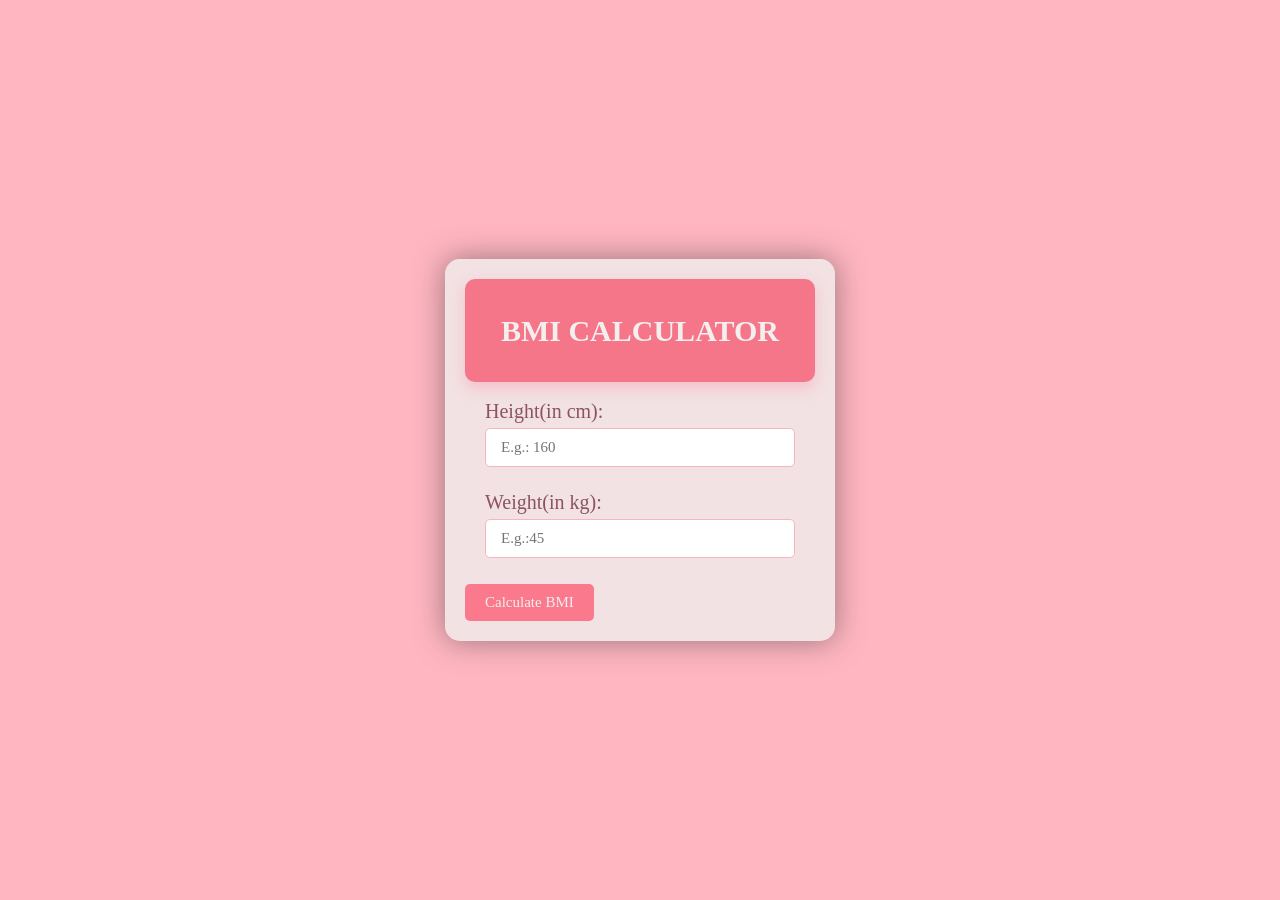
<file: index.html>
<!DOCTYPEhtml> 
<html lang="english">
<head>
    <meta charset="utf 8">
    <meta name="viewport" content="width=device-width,initial-scale=1.0">
    <title>BMI calculator</title>
    <link rel="stylesheet" href="style.css">

</head>
<body>
<div  class="container">
    <div class="header">

    <h2>BMI CALCULATOR<h2>
    </div>
<div class="inputgroup">
    <label for="height"> 
        Height(in cm):</label>
        <input type="number" id="height" name="height" placeholder="E.g.: 160">
        <br>
</div>
<div class="inputgroup">
    <label for="weight">
        Weight(in kg):</label>
    <input type="number" id="weight" name="weight" placeholder="E.g.:45">
<br>
</div>

    <button id="calculate-btn"onclick="calculatebmi()" type="button">Calculate BMI</button>

<div id="result-container" class="hidden">
    <h3>Your BMI is:<span id="bmi-value"></span></h3>
    <p id="bmi-category">
        <div id="bmi-square" class="bmi-square"></div>
    </p>
</div></div>
<script src="script.js"> </script>
</body>
</html>
</file>
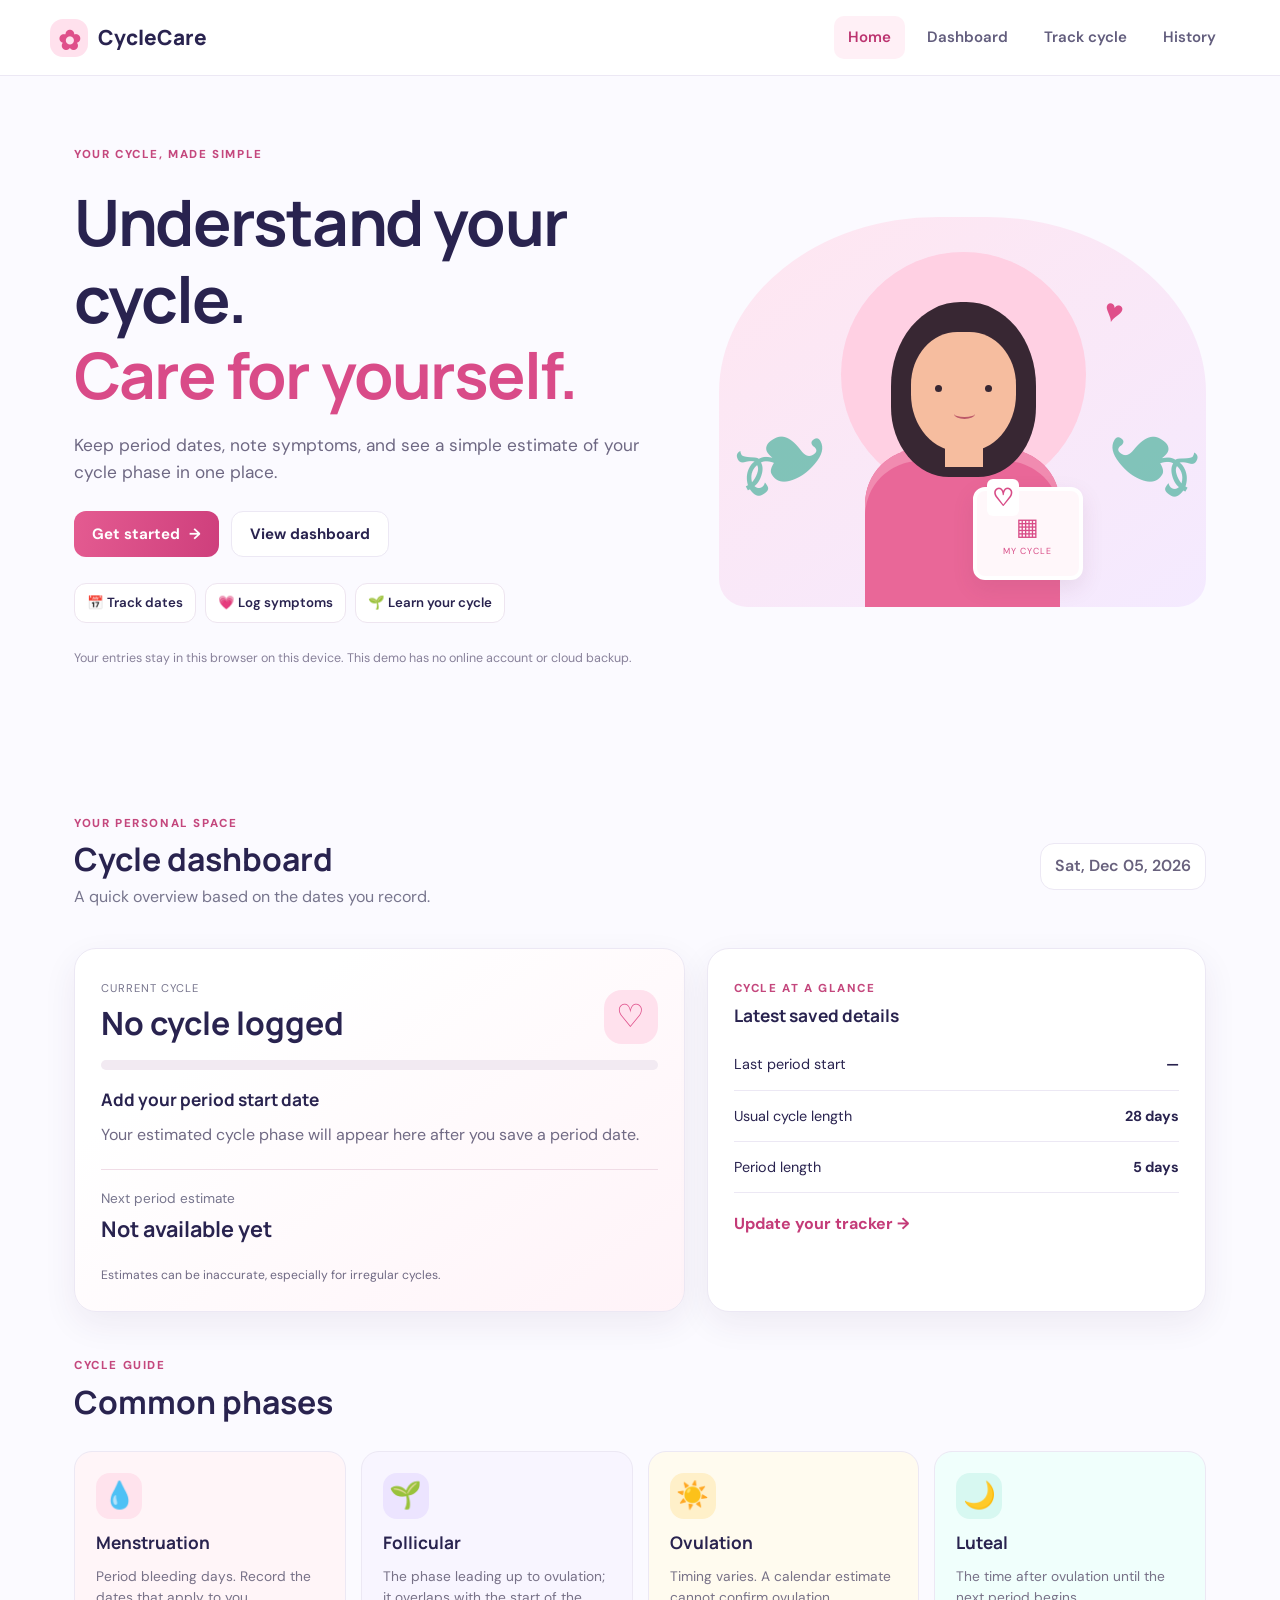
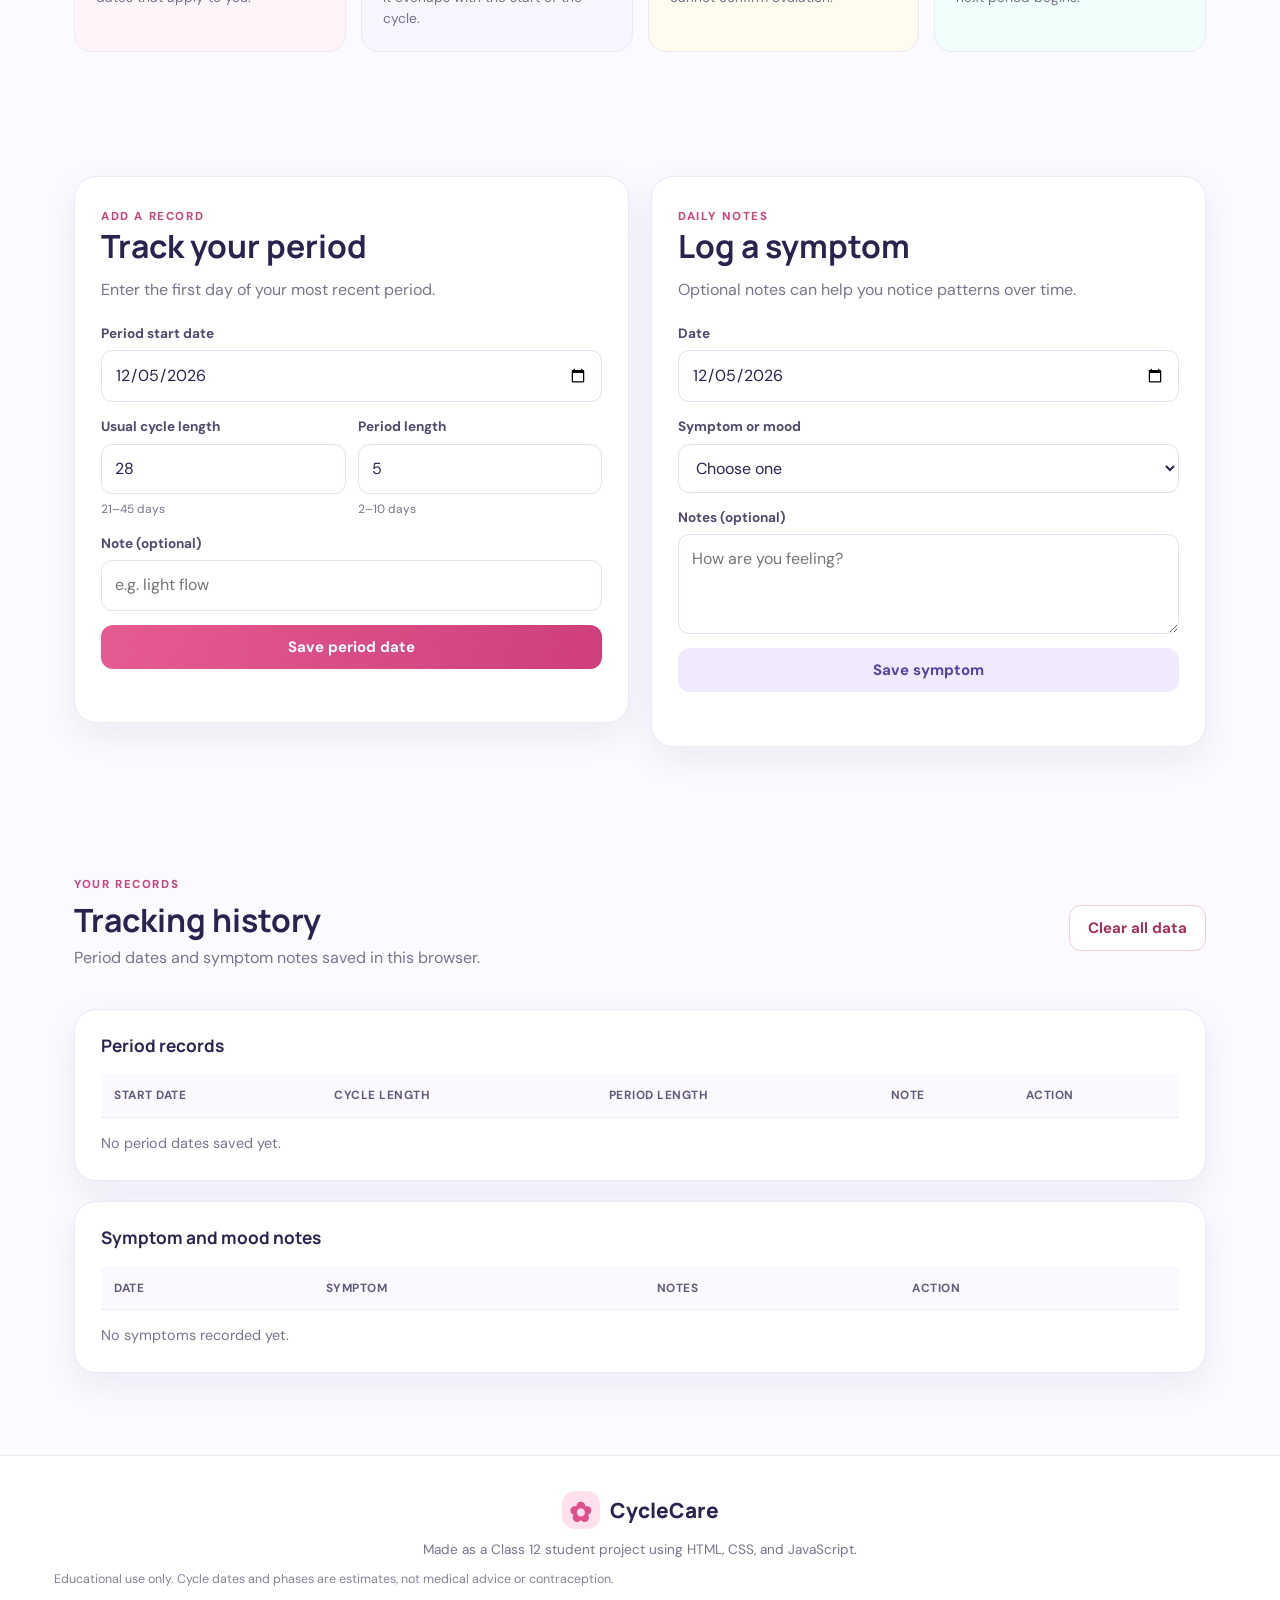
<file: CycleCare_HTML_CSS_JS/index.html>
<!DOCTYPE html>
<html lang="en">
<head>
  <meta charset="UTF-8">
  <meta name="viewport" content="width=device-width, initial-scale=1.0">
  <meta name="description" content="CycleCare student project for simple menstrual cycle tracking.">
  <title>CycleCare | Menstrual Cycle Tracker</title>
  <link rel="stylesheet" href="style.css">
</head>
<body>
  <header class="topbar">
    <a class="brand" href="#home" aria-label="CycleCare home"><span class="brand-mark">✿</span><span>CycleCare</span></a>
    <button class="menu-button" id="menuButton" aria-label="Toggle navigation" aria-expanded="false">☰</button>
    <nav id="mainNav">
      <a class="nav-link active" href="#home">Home</a>
      <a class="nav-link" href="#dashboard">Dashboard</a>
      <a class="nav-link" href="#tracker">Track cycle</a>
      <a class="nav-link" href="#history">History</a>
    </nav>
  </header>

  <main>
    <section class="hero page-section" id="home">
      <div class="hero-copy">
        <span class="eyebrow">YOUR CYCLE, MADE SIMPLE</span>
        <h1>Understand your cycle.<br><span>Care for yourself.</span></h1>
        <p>Keep period dates, note symptoms, and see a simple estimate of your cycle phase in one place.</p>
        <div class="hero-actions">
          <a class="btn primary" href="#tracker">Get started <span aria-hidden="true">→</span></a>
          <a class="btn ghost" href="#dashboard">View dashboard</a>
        </div>
        <div class="feature-row">
          <span>📅 Track dates</span><span>💗 Log symptoms</span><span>🌱 Learn your cycle</span>
        </div>
        <p class="notice">Your entries stay in this browser on this device. This demo has no online account or cloud backup.</p>
      </div>
      <div class="hero-art" aria-label="Illustration of a person holding a calendar" role="img">
        <div class="sun-orb"></div><div class="plant plant-left">❧</div><div class="plant plant-right">❧</div>
        <div class="person">
          <div class="hair"></div><div class="face"><span class="eye eye-left"></span><span class="eye eye-right"></span><span class="smile"></span></div>
          <div class="neck"></div><div class="body-shirt"></div><div class="calendar-card"><b>♡</b><span>▦</span><small>MY CYCLE</small></div>
        </div>
        <div class="floating-heart">♥</div>
      </div>
    </section>

    <section class="page-section" id="dashboard">
      <div class="section-heading">
        <div><span class="eyebrow">YOUR PERSONAL SPACE</span><h2>Cycle dashboard</h2><p class="muted">A quick overview based on the dates you record.</p></div>
        <span class="date-pill" id="todayLabel"></span>
      </div>
      <div class="dashboard-grid">
        <article class="card phase-card">
          <div class="card-top"><div><span class="muted small-label">CURRENT CYCLE</span><h3 id="cycleDay">No cycle logged</h3></div><span class="phase-icon">♡</span></div>
          <div class="progress-track"><div class="progress-fill" id="cycleProgress"></div></div>
          <h3 id="phaseName">Add your period start date</h3>
          <p id="phaseDescription">Your estimated cycle phase will appear here after you save a period date.</p>
          <div class="next-date"><span>Next period estimate</span><strong id="nextPeriod">Not available yet</strong><small id="daysUntil"></small></div>
          <p class="small-muted">Estimates can be inaccurate, especially for irregular cycles.</p>
        </article>
        <article class="card quick-card">
          <span class="eyebrow">CYCLE AT A GLANCE</span><h3>Latest saved details</h3>
          <div class="stat-row"><span>Last period start</span><strong id="lastStart">—</strong></div>
          <div class="stat-row"><span>Usual cycle length</span><strong id="usualCycle">28 days</strong></div>
          <div class="stat-row"><span>Period length</span><strong id="usualPeriod">5 days</strong></div>
          <a href="#tracker" class="text-link">Update your tracker →</a>
        </article>
      </div>
      <div class="phase-guide">
        <div class="section-heading"><div><span class="eyebrow">CYCLE GUIDE</span><h2>Common phases</h2></div></div>
        <div class="phase-grid">
          <article class="phase-tile rose"><span class="tile-emoji">💧</span><h3>Menstruation</h3><p>Period bleeding days. Record the dates that apply to you.</p></article>
          <article class="phase-tile violet"><span class="tile-emoji">🌱</span><h3>Follicular</h3><p>The phase leading up to ovulation; it overlaps with the start of the cycle.</p></article>
          <article class="phase-tile yellow"><span class="tile-emoji">☀️</span><h3>Ovulation</h3><p>Timing varies. A calendar estimate cannot confirm ovulation.</p></article>
          <article class="phase-tile teal"><span class="tile-emoji">🌙</span><h3>Luteal</h3><p>The time after ovulation until the next period begins.</p></article>
        </div>
      </div>
    </section>

    <section class="page-section two-column" id="tracker">
      <article class="card">
        <span class="eyebrow">ADD A RECORD</span><h2>Track your period</h2>
        <p class="muted">Enter the first day of your most recent period.</p>
        <form id="cycleForm" class="stack-form">
          <div class="field"><label for="startDate">Period start date</label><input type="date" id="startDate" required></div>
          <div class="form-two">
            <div class="field"><label for="cycleLength">Usual cycle length</label><input type="number" id="cycleLength" min="21" max="45" value="28" required><small>21–45 days</small></div>
            <div class="field"><label for="periodLength">Period length</label><input type="number" id="periodLength" min="2" max="10" value="5" required><small>2–10 days</small></div>
          </div>
          <div class="field"><label for="cycleNotes">Note (optional)</label><input type="text" id="cycleNotes" maxlength="200" placeholder="e.g. light flow"></div>
          <button class="btn primary" type="submit">Save period date</button>
          <p class="form-message" id="cycleMessage" role="status"></p>
        </form>
      </article>
      <article class="card">
        <span class="eyebrow">DAILY NOTES</span><h2>Log a symptom</h2>
        <p class="muted">Optional notes can help you notice patterns over time.</p>
        <form id="symptomForm" class="stack-form">
          <div class="field"><label for="symptomDate">Date</label><input type="date" id="symptomDate" required></div>
          <div class="field"><label for="symptom">Symptom or mood</label><select id="symptom" required><option value="">Choose one</option><option>Cramps</option><option>Headache</option><option>Bloating</option><option>Tiredness</option><option>Mood changes</option><option>Acne</option><option>No symptoms</option><option>Other</option></select></div>
          <div class="field"><label for="symptomNotes">Notes (optional)</label><textarea id="symptomNotes" rows="3" maxlength="500" placeholder="How are you feeling?"></textarea></div>
          <button class="btn secondary" type="submit">Save symptom</button>
          <p class="form-message" id="symptomMessage" role="status"></p>
        </form>
      </article>
    </section>

    <section class="page-section" id="history">
      <div class="section-heading">
        <div><span class="eyebrow">YOUR RECORDS</span><h2>Tracking history</h2><p class="muted">Period dates and symptom notes saved in this browser.</p></div>
        <button class="btn danger-outline" id="clearDataButton" type="button">Clear all data</button>
      </div>
      <article class="card history-card">
        <h3>Period records</h3>
        <div class="table-scroll"><table><thead><tr><th>Start date</th><th>Cycle length</th><th>Period length</th><th>Note</th><th>Action</th></tr></thead><tbody id="cycleHistory"></tbody></table></div>
        <p id="emptyCycles" class="muted empty-state">No period dates saved yet.</p>
      </article>
      <article class="card history-card">
        <h3>Symptom and mood notes</h3>
        <div class="table-scroll"><table><thead><tr><th>Date</th><th>Symptom</th><th>Notes</th><th>Action</th></tr></thead><tbody id="symptomHistory"></tbody></table></div>
        <p id="emptySymptoms" class="muted empty-state">No symptoms recorded yet.</p>
      </article>
    </section>
  </main>

  <footer><a class="brand footer-brand" href="#home"><span class="brand-mark">✿</span> CycleCare</a><p>Made as a Class 12 student project using HTML, CSS, and JavaScript.</p><p class="notice">Educational use only. Cycle dates and phases are estimates, not medical advice or contraception.</p></footer>
  <dialog id="confirmDialog" class="confirm-dialog"><p id="confirmText">Are you sure?</p><div class="dialog-actions"><button class="btn ghost" id="cancelConfirm" type="button">Cancel</button><button class="btn danger" id="acceptConfirm" type="button">Continue</button></div></dialog>
  <script src="app.js"></script>
</body>
</html>
</file>
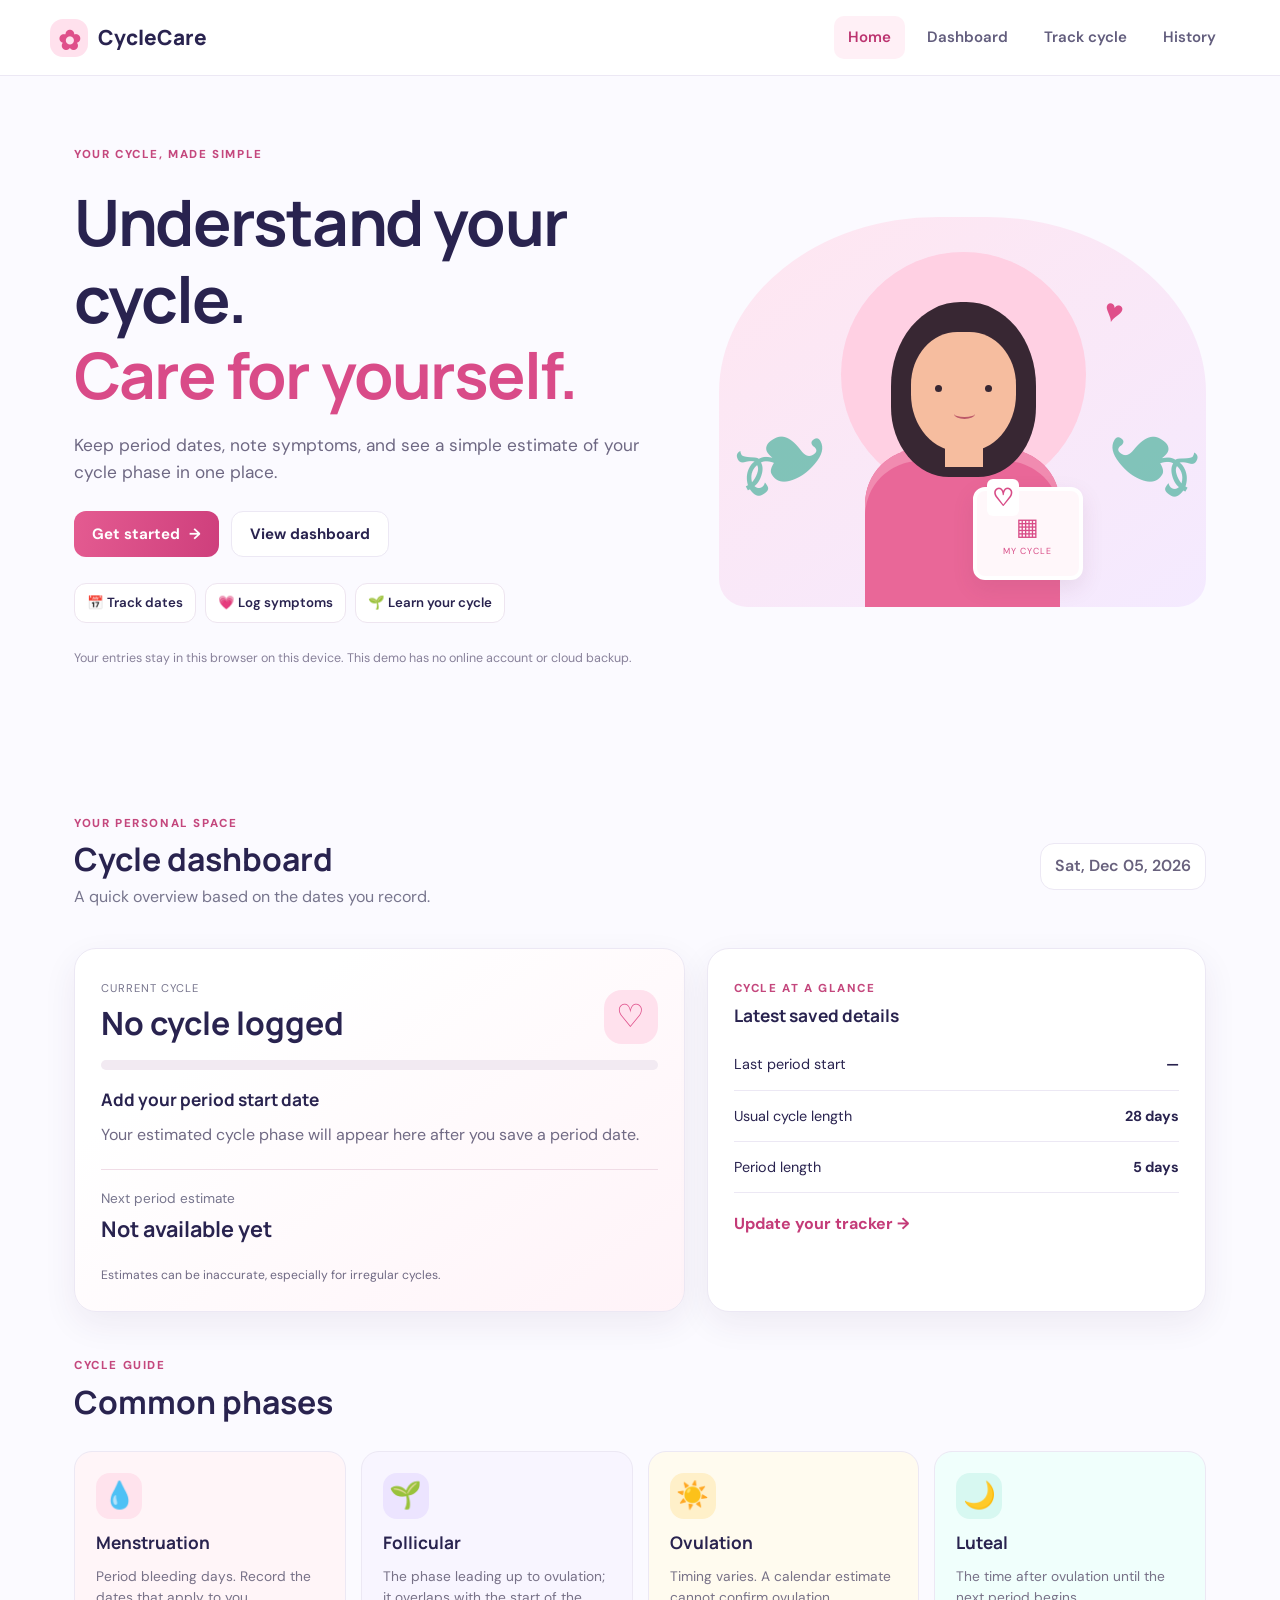
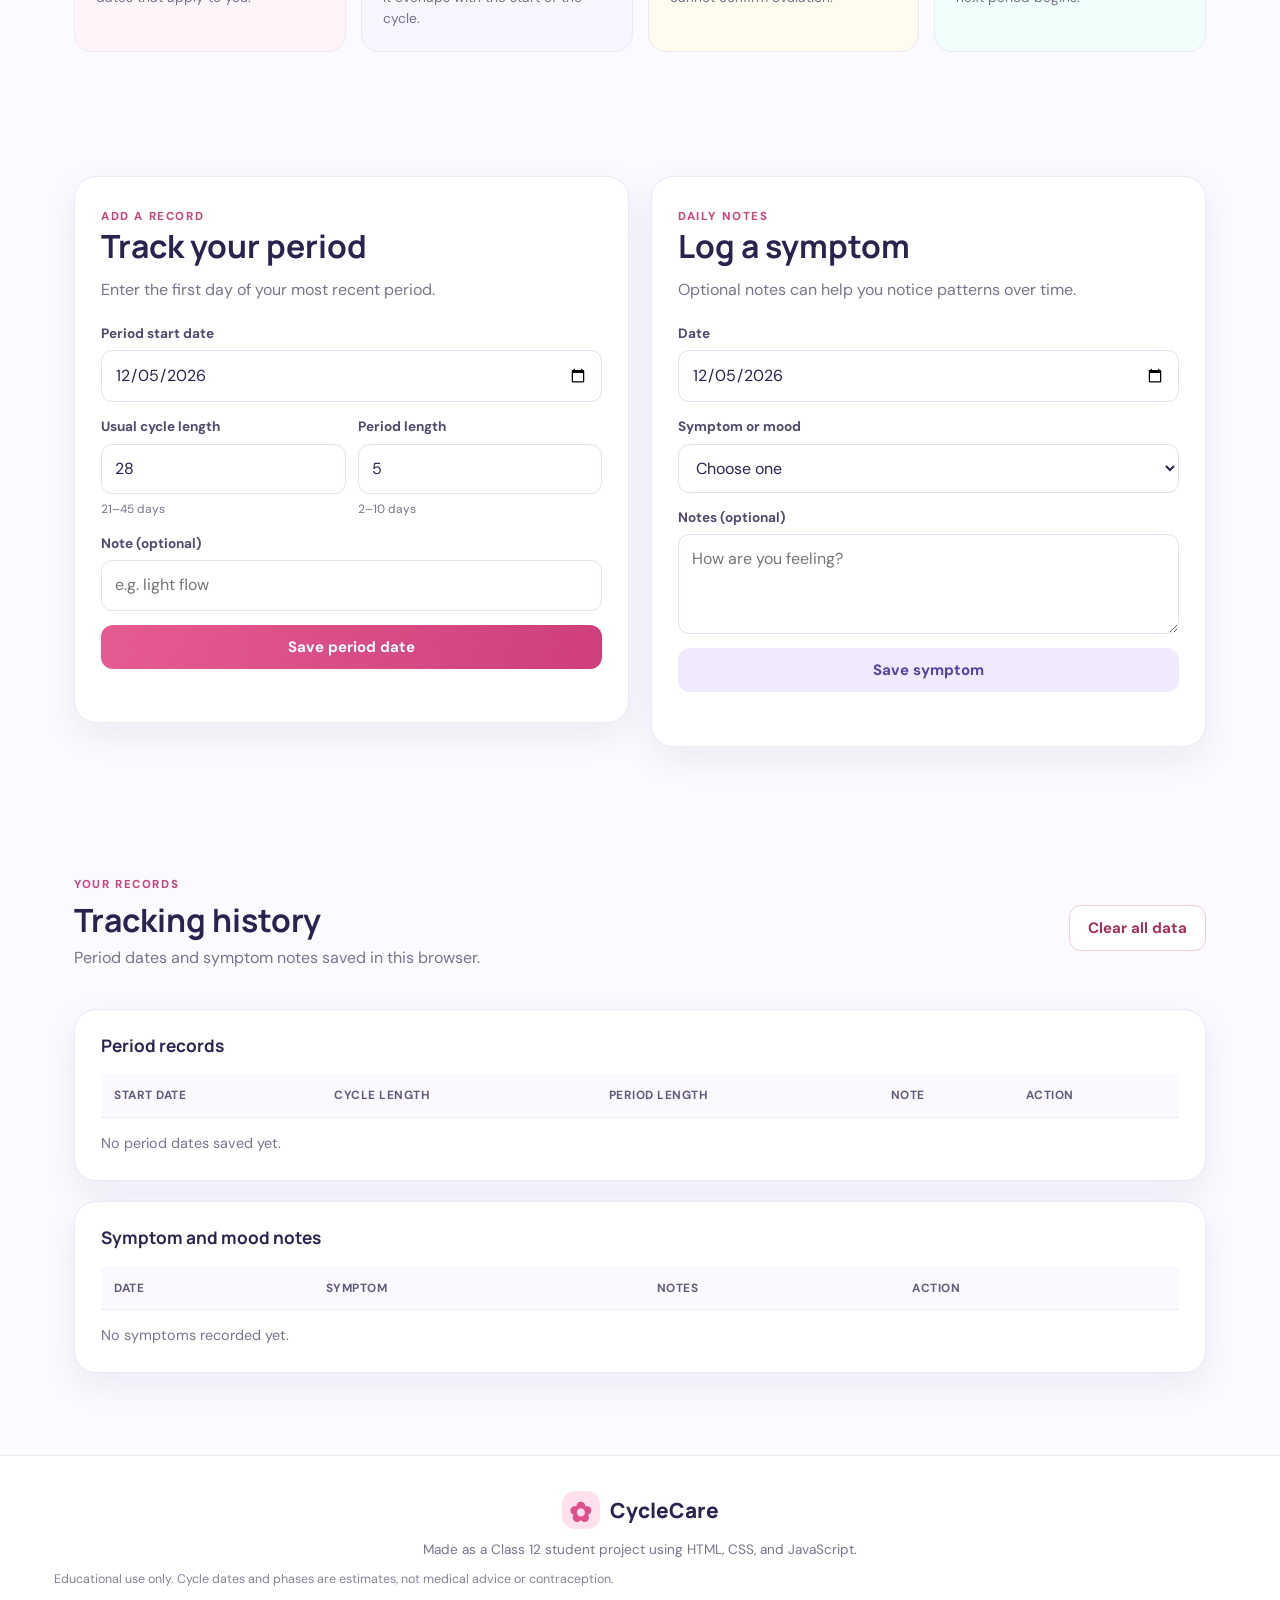
<file: CycleCare_HTML_CSS_JS/period-tracker.html>
<!DOCTYPE html>
<html lang="en">
<head>
  <meta charset="UTF-8">
  <meta name="viewport" content="width=device-width, initial-scale=1.0">
  <meta name="description" content="CycleCare student project for simple menstrual cycle tracking.">
  <title>CycleCare | Menstrual Cycle Tracker</title>
  <link rel="stylesheet" href="pstyle.css">
</head>
<body>
  <header class="topbar">
    <a class="brand" href="#home" aria-label="CycleCare home"><span class="brand-mark">✿</span><span>CycleCare</span></a>
    <button class="menu-button" id="menuButton" aria-label="Toggle navigation" aria-expanded="false">☰</button>
    <nav id="mainNav">
      <a class="nav-link active" href="#home">Home</a>
      <a class="nav-link" href="#dashboard">Dashboard</a>
      <a class="nav-link" href="#tracker">Track cycle</a>
      <a class="nav-link" href="#history">History</a>
    </nav>
  </header>

  <main>
    <section class="hero page-section" id="home">
      <div class="hero-copy">
        <span class="eyebrow">YOUR CYCLE, MADE SIMPLE</span>
        <h1>Understand your cycle.<br><span>Care for yourself.</span></h1>
        <p>Keep period dates, note symptoms, and see a simple estimate of your cycle phase in one place.</p>
        <div class="hero-actions">
          <a class="btn primary" href="#tracker">Get started <span aria-hidden="true">→</span></a>
          <a class="btn ghost" href="#dashboard">View dashboard</a>
        </div>
        <div class="feature-row">
          <span>📅 Track dates</span><span>💗 Log symptoms</span><span>🌱 Learn your cycle</span>
        </div>
        <p class="notice">Your entries stay in this browser on this device. This demo has no online account or cloud backup.</p>
      </div>
      <div class="hero-art" aria-label="Illustration of a person holding a calendar" role="img">
        <div class="sun-orb"></div><div class="plant plant-left">❧</div><div class="plant plant-right">❧</div>
        <div class="person">
          <div class="hair"></div><div class="face"><span class="eye eye-left"></span><span class="eye eye-right"></span><span class="smile"></span></div>
          <div class="neck"></div><div class="body-shirt"></div><div class="calendar-card"><b>♡</b><span>▦</span><small>MY CYCLE</small></div>
        </div>
        <div class="floating-heart">♥</div>
      </div>
    </section>

    <section class="page-section" id="dashboard">
      <div class="section-heading">
        <div><span class="eyebrow">YOUR PERSONAL SPACE</span><h2>Cycle dashboard</h2><p class="muted">A quick overview based on the dates you record.</p></div>
        <span class="date-pill" id="todayLabel"></span>
      </div>
      <div class="dashboard-grid">
        <article class="card phase-card">
          <div class="card-top"><div><span class="muted small-label">CURRENT CYCLE</span><h3 id="cycleDay">No cycle logged</h3></div><span class="phase-icon">♡</span></div>
          <div class="progress-track"><div class="progress-fill" id="cycleProgress"></div></div>
          <h3 id="phaseName">Add your period start date</h3>
          <p id="phaseDescription">Your estimated cycle phase will appear here after you save a period date.</p>
          <div class="next-date"><span>Next period estimate</span><strong id="nextPeriod">Not available yet</strong><small id="daysUntil"></small></div>
          <p class="small-muted">Estimates can be inaccurate, especially for irregular cycles.</p>
        </article>
        <article class="card quick-card">
          <span class="eyebrow">CYCLE AT A GLANCE</span><h3>Latest saved details</h3>
          <div class="stat-row"><span>Last period start</span><strong id="lastStart">—</strong></div>
          <div class="stat-row"><span>Usual cycle length</span><strong id="usualCycle">28 days</strong></div>
          <div class="stat-row"><span>Period length</span><strong id="usualPeriod">5 days</strong></div>
          <a href="#tracker" class="text-link">Update your tracker →</a>
        </article>
      </div>
      <div class="phase-guide">
        <div class="section-heading"><div><span class="eyebrow">CYCLE GUIDE</span><h2>Common phases</h2></div></div>
        <div class="phase-grid">
          <article class="phase-tile rose"><span class="tile-emoji">💧</span><h3>Menstruation</h3><p>Period bleeding days. Record the dates that apply to you.</p></article>
          <article class="phase-tile violet"><span class="tile-emoji">🌱</span><h3>Follicular</h3><p>The phase leading up to ovulation; it overlaps with the start of the cycle.</p></article>
          <article class="phase-tile yellow"><span class="tile-emoji">☀️</span><h3>Ovulation</h3><p>Timing varies. A calendar estimate cannot confirm ovulation.</p></article>
          <article class="phase-tile teal"><span class="tile-emoji">🌙</span><h3>Luteal</h3><p>The time after ovulation until the next period begins.</p></article>
        </div>
      </div>
    </section>

    <section class="page-section two-column" id="tracker">
      <article class="card">
        <span class="eyebrow">ADD A RECORD</span><h2>Track your period</h2>
        <p class="muted">Enter the first day of your most recent period.</p>
        <form id="cycleForm" class="stack-form">
          <div class="field"><label for="startDate">Period start date</label><input type="date" id="startDate" required></div>
          <div class="form-two">
            <div class="field"><label for="cycleLength">Usual cycle length</label><input type="number" id="cycleLength" min="21" max="45" value="28" required><small>21–45 days</small></div>
            <div class="field"><label for="periodLength">Period length</label><input type="number" id="periodLength" min="2" max="10" value="5" required><small>2–10 days</small></div>
          </div>
          <div class="field"><label for="cycleNotes">Note (optional)</label><input type="text" id="cycleNotes" maxlength="200" placeholder="e.g. light flow"></div>
          <button class="btn primary" type="submit">Save period date</button>
          <p class="form-message" id="cycleMessage" role="status"></p>
        </form>
      </article>
      <article class="card">
        <span class="eyebrow">DAILY NOTES</span><h2>Log a symptom</h2>
        <p class="muted">Optional notes can help you notice patterns over time.</p>
        <form id="symptomForm" class="stack-form">
          <div class="field"><label for="symptomDate">Date</label><input type="date" id="symptomDate" required></div>
          <div class="field"><label for="symptom">Symptom or mood</label><select id="symptom" required><option value="">Choose one</option><option>Cramps</option><option>Headache</option><option>Bloating</option><option>Tiredness</option><option>Mood changes</option><option>Acne</option><option>No symptoms</option><option>Other</option></select></div>
          <div class="field"><label for="symptomNotes">Notes (optional)</label><textarea id="symptomNotes" rows="3" maxlength="500" placeholder="How are you feeling?"></textarea></div>
          <button class="btn secondary" type="submit">Save symptom</button>
          <p class="form-message" id="symptomMessage" role="status"></p>
        </form>
      </article>
    </section>

    <section class="page-section" id="history">
      <div class="section-heading">
        <div><span class="eyebrow">YOUR RECORDS</span><h2>Tracking history</h2><p class="muted">Period dates and symptom notes saved in this browser.</p></div>
        <button class="btn danger-outline" id="clearDataButton" type="button">Clear all data</button>
      </div>
      <article class="card history-card">
        <h3>Period records</h3>
        <div class="table-scroll"><table><thead><tr><th>Start date</th><th>Cycle length</th><th>Period length</th><th>Note</th><th>Action</th></tr></thead><tbody id="cycleHistory"></tbody></table></div>
        <p id="emptyCycles" class="muted empty-state">No period dates saved yet.</p>
      </article>
      <article class="card history-card">
        <h3>Symptom and mood notes</h3>
        <div class="table-scroll"><table><thead><tr><th>Date</th><th>Symptom</th><th>Notes</th><th>Action</th></tr></thead><tbody id="symptomHistory"></tbody></table></div>
        <p id="emptySymptoms" class="muted empty-state">No symptoms recorded yet.</p>
      </article>
    </section>
  </main>

  <footer><a class="brand footer-brand" href="#home"><span class="brand-mark">✿</span> CycleCare</a><p>Made as a Class 12 student project using HTML, CSS, and JavaScript.</p><p class="notice">Educational use only. Cycle dates and phases are estimates, not medical advice or contraception.</p></footer>
  <dialog id="confirmDialog" class="confirm-dialog"><p id="confirmText">Are you sure?</p><div class="dialog-actions"><button class="btn ghost" id="cancelConfirm" type="button">Cancel</button><button class="btn danger" id="acceptConfirm" type="button">Continue</button></div></dialog>
  <script src="app.js"></script>
</body>
</html>
</file>
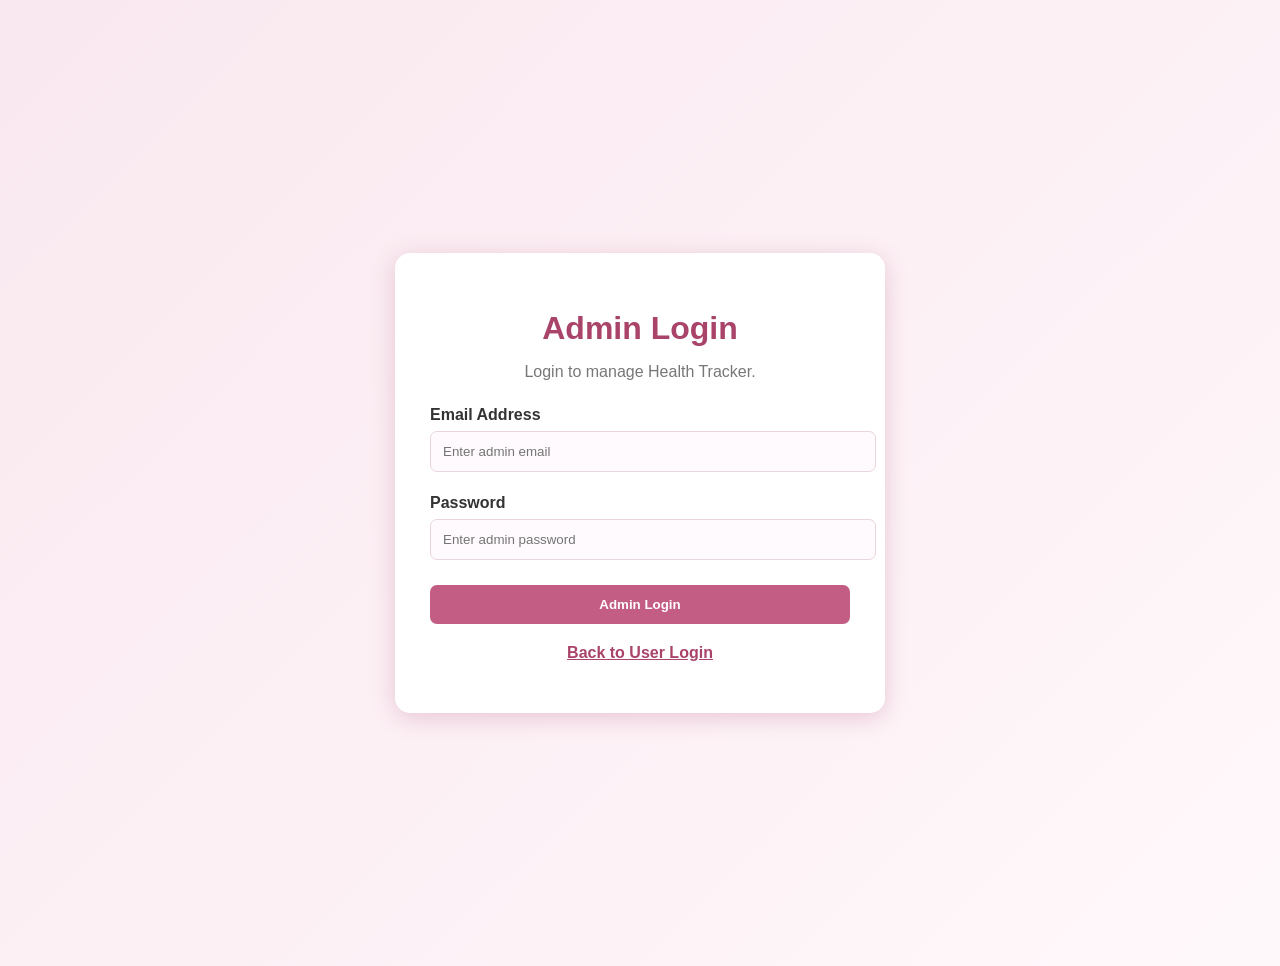
<file: demo/admin-login.html>
<!DOCTYPE html>
<html lang="en">
<head>
    <meta charset="UTF-8">
    <meta name="viewport" content="width=device-width, initial-scale=1.0">
    <title>Admin Login | Health Tracker</title>

    <link rel="stylesheet" href="style.css">
</head>

<body class="admin-login-body">

    <div class="admin-login-box">

        <h1>Admin Login</h1>
        <p>Login to manage Health Tracker.</p>

        <form id="adminLoginForm" autocomplete="off">

            <label for="adminEmail">Email Address</label>
            <input
                type="email"
                id="adminEmail"
                name="admin-email"
                placeholder="Enter admin email"
                autocomplete="off"
                required
            >

            <label for="adminPassword">Password</label>
            <input
                type="password"
                id="adminPassword"
                name="admin-password"
                placeholder="Enter admin password"
                autocomplete="new-password"
                required
            >

            <button type="submit" class="btn">Admin Login</button>

            <p id="adminLoginMessage" class="message"></p>

        </form>

        <p class="admin-back-link">
            <a href="login.html">Back to User Login</a>
        </p>

    </div>

    <script src="script.js"></script>

</body>
</html>
</file>
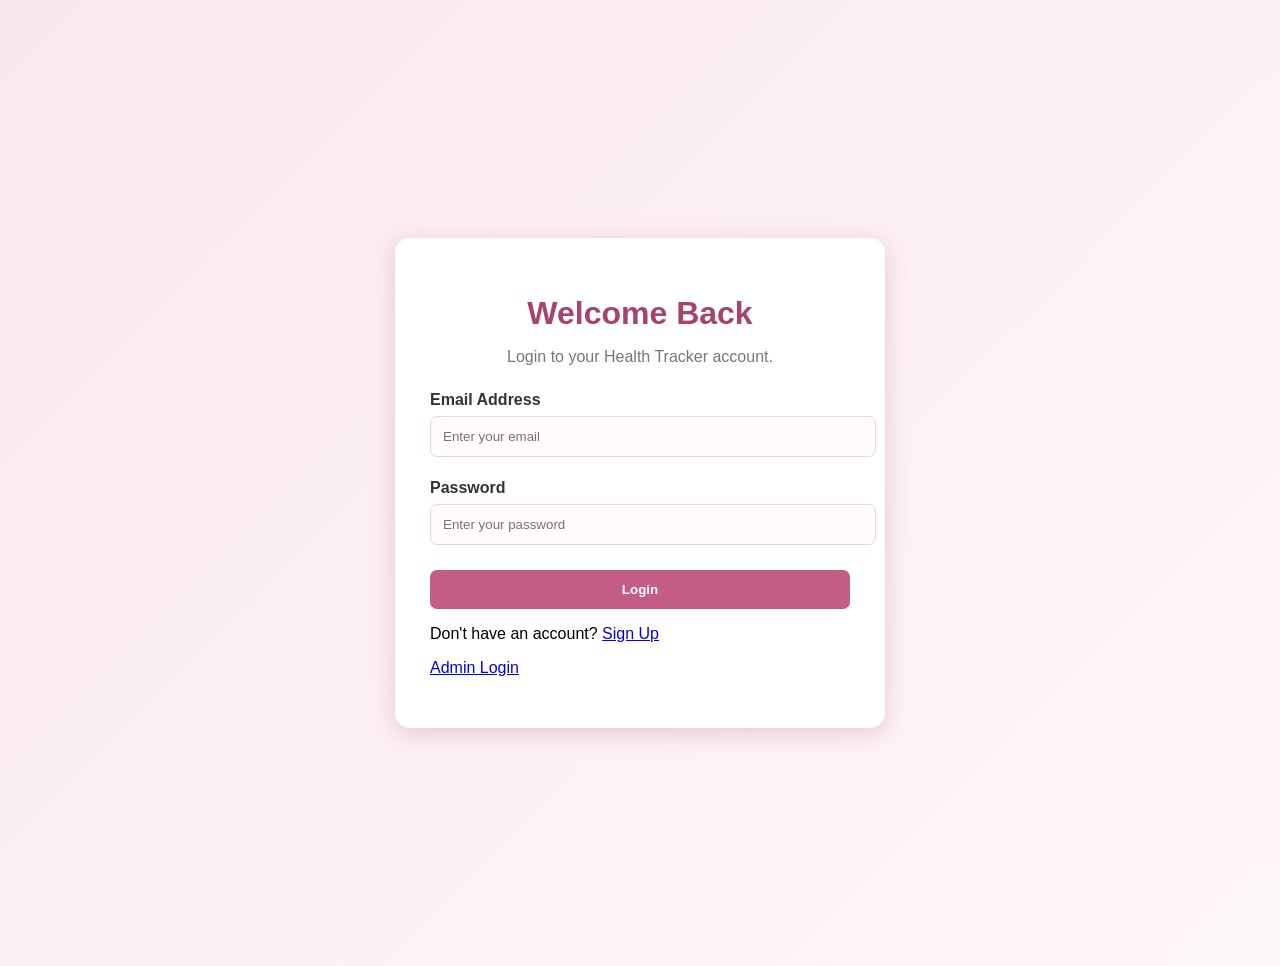
<file: demo/dashboard.html>
<!DOCTYPE html>
<html lang="en">
<head>
    <meta charset="UTF-8">
    <meta name="viewport" content="width=device-width, initial-scale=1.0">
    <title>Dashboard | Health Tracker</title>

    <link rel="stylesheet" href="dashboard.css">
</head>

<body class="dashboard-body">

    <header class="dashboard-header">
        <h2>Health Tracker</h2>

        <nav>
            <a href="dashboard.html">Dashboard</a>
            <a href="period-tracker.html">Period Tracker</a>
            <a href="health-tracker.html">Health Tracker</a>
            <button id="logoutBtn">Logout</button>
        </nav>
    </header>

    <main class="dashboard-container">

        <section class="welcome-section">
            <h1>Welcome, <span id="userName">User</span>!</h1>
            <p>Take care of your health, one day at a time.</p>
        </section>

        <section class="dashboard-summary">
            <h2>Today's Health Summary</h2>

            <div class="summary-grid">

                <a href="steps/steptracker.html" class="summary-card">
                    <h3>Steps</h3>
                    <p id="dashboardSteps">0</p>
                    <span>Steps walked</span>
                </a>

                

                <a href="bmi/index.html"  class="summary-card">
                    <h3>Body Mass Index</h3>
                    <p id="dashboardBMI">0</p>
                    <span>Body Mass Index</span>
                </a>

                <div class="summary-card">
                    <h3>Blood Pressure</h3>
                    <p id="dashboardBP">Not recorded</p>
                    <span>Latest reading</span>
                </div>

            </div>
        </section>

        <section class="dashboard-links">
            <h2>Manage Your Health</h2>

            <div class="link-grid">

                <div class="link-card">
                    <h3>Period Tracker</h3>
                    <p>Track your menstrual cycle and period dates.</p>
                    <a href="cycle-care/period-tracker.html">Open Period Tracker</a>
                </div>

                <div class="link-card">
                    <h3>Daily Health Tracker</h3>
                    <p>Record your steps, water, sleep and blood pressure.</p>
                    <a href="health-tracker.html">Open Health Tracker</a>
                </div>

            </div>
        </section>

    </main>

    <footer class="dashboard-footer">
        <p>&copy; 2026 Health Tracker. All rights reserved.</p>
    </footer>

    <script src="dashboard.js"></script>
</body>
</html>
</file>
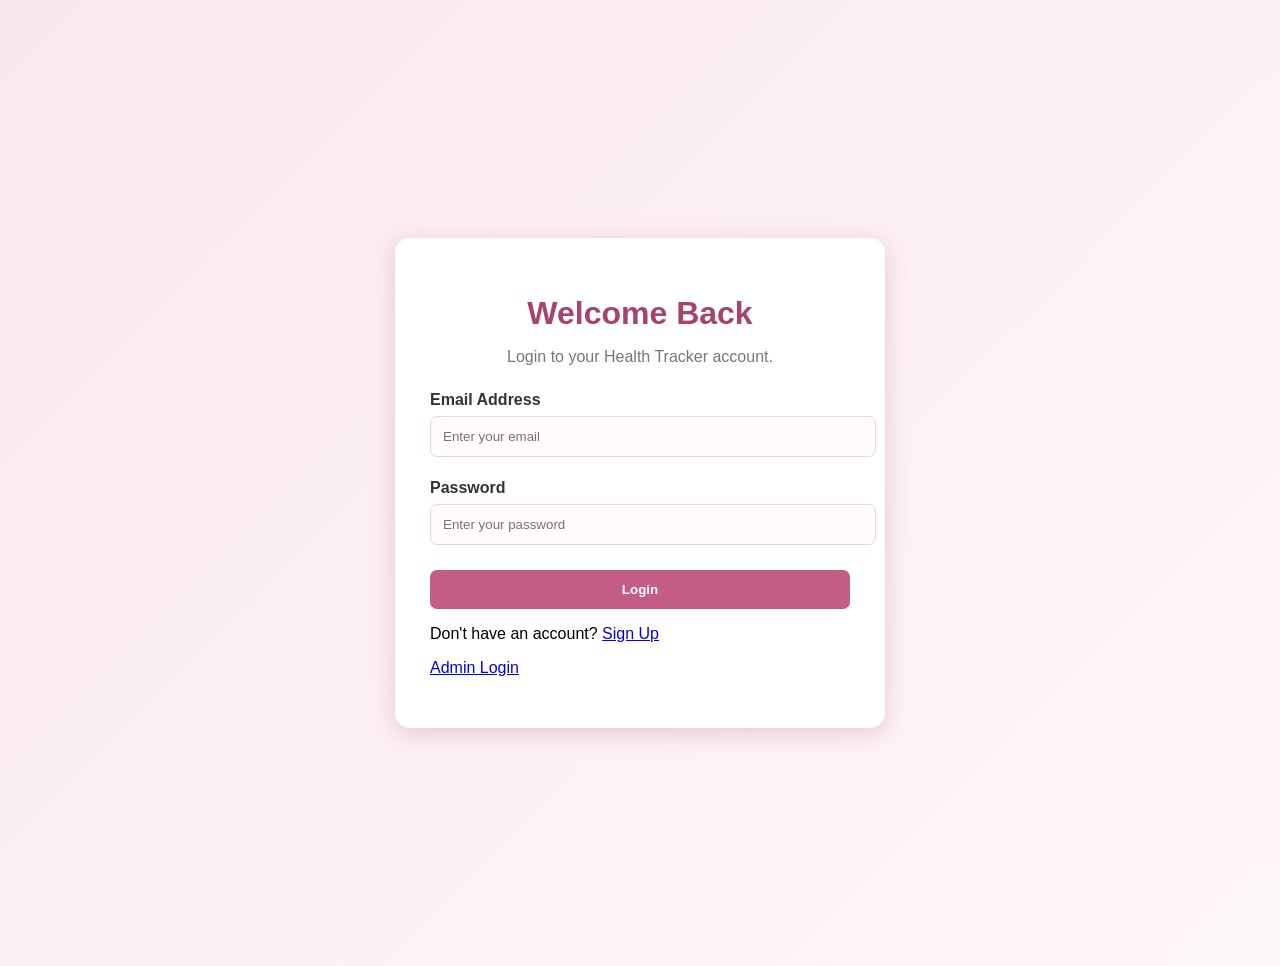
<file: demo/login.html>
<!DOCTYPE html>
<html lang="en">
<head>
    <meta charset="UTF-8">
    <meta name="viewport" content="width=device-width, initial-scale=1.0">
    <title>Login | Health Tracker</title>

    <link rel="stylesheet" href="style.css">
</head>

<body class="login-body">

    <div class="login-box">

        <h1>Welcome Back</h1>
        <p>Login to your Health Tracker account.</p>

        <form id="loginForm" autocomplete="off">

            <label for="loginEmail">Email Address</label>
            <input
                type="email"
                id="loginEmail"
                name="login-email"
                placeholder="Enter your email"
                autocomplete="off"
                required
            >

            <label for="loginPassword">Password</label>
            <input
                type="password"
                id="loginPassword"
                name="login-password"
                placeholder="Enter your password"
                autocomplete="new-password"
                required
            >

            <button type="submit" class="btn">Login</button>

            <p id="loginMessage" class="message"></p>

        </form>

        <p>
            Don't have an account?
            <a href="signup.html">Sign Up</a>
        </p>

        <p>
            <a href="admin-login.html">Admin Login</a>
        </p>

    </div>

    <script src="script.js"></script>

</body>
</html>
</file>
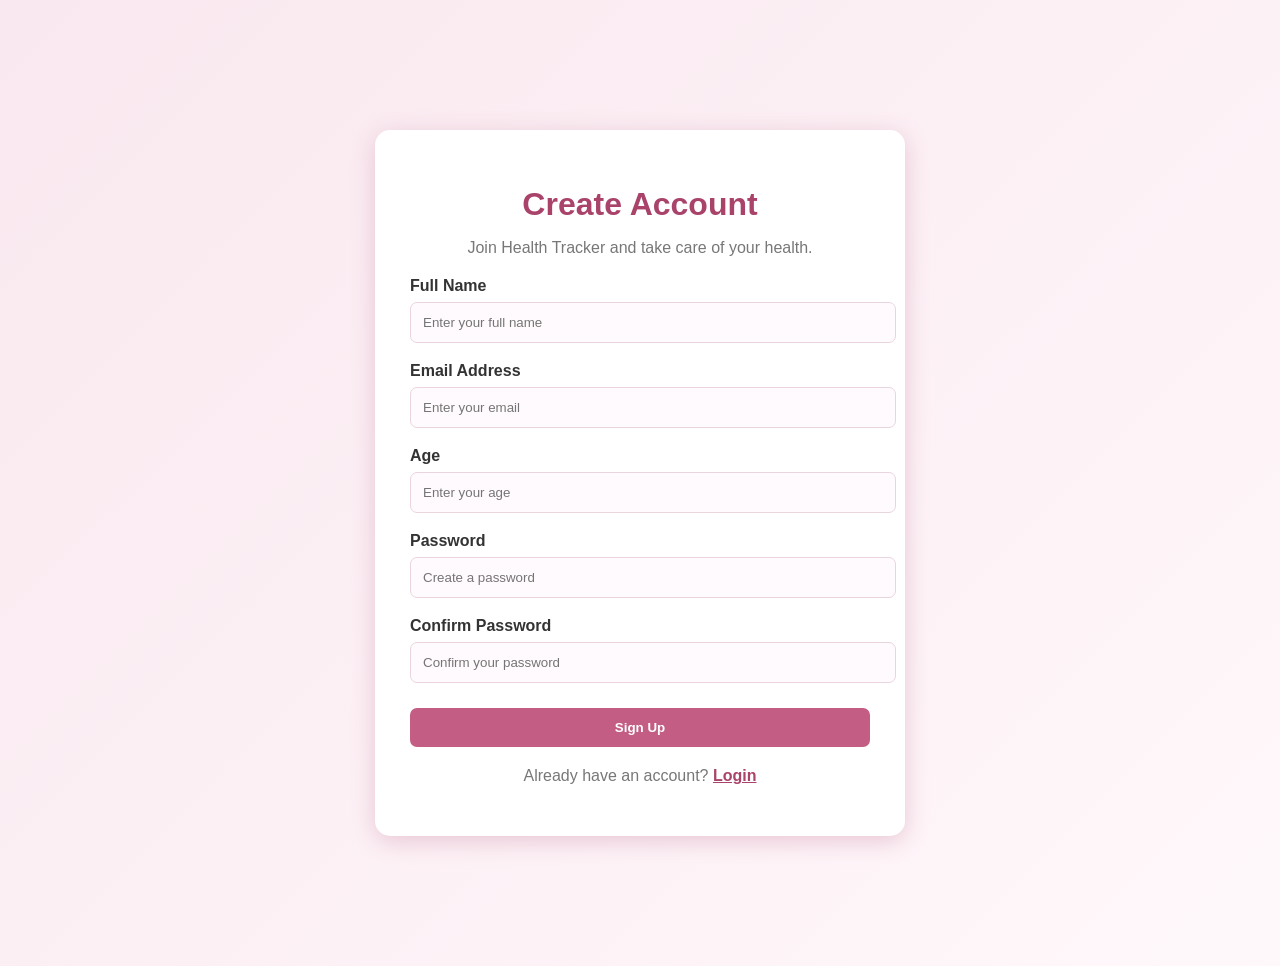
<file: demo/signup.html>
<!DOCTYPE html>
<html lang="en">
<head>
    <meta charset="UTF-8">
    <meta name="viewport" content="width=device-width, initial-scale=1.0">
    <title>Sign Up | Health Tracker</title>
    <link rel="stylesheet" href="style.css">
</head>
<body class="signup-body">

<div class="signup-box">
    <h1>Create Account</h1>
    <p>Join Health Tracker and take care of your health.</p>

    <form id="signupForm">
        <label for="signupName">Full Name</label>
        <input type="text" id="signupName" placeholder="Enter your full name" required>

        <label for="signupEmail">Email Address</label>
        <input type="email" id="signupEmail" placeholder="Enter your email" required>

        <label for="signupAge">Age</label>
        <input type="number" id="signupAge" min="1" max="120" placeholder="Enter your age" required>

        <label for="signupPassword">Password</label>
        <input type="password" id="signupPassword" minlength="6" placeholder="Create a password" required>

        <label for="confirmPassword">Confirm Password</label>
        <input type="password" id="confirmPassword" minlength="6" placeholder="Confirm your password" required>

        <button type="submit" class="btn full-btn">Sign Up</button>
        <p id="signupMessage" class="message"></p>
    </form>

    <p class="login-link">
        Already have an account? <a href="login.html">Login</a>
    </p>
</div>

<script src="script.js"></script>
</body>
</html>
</file>
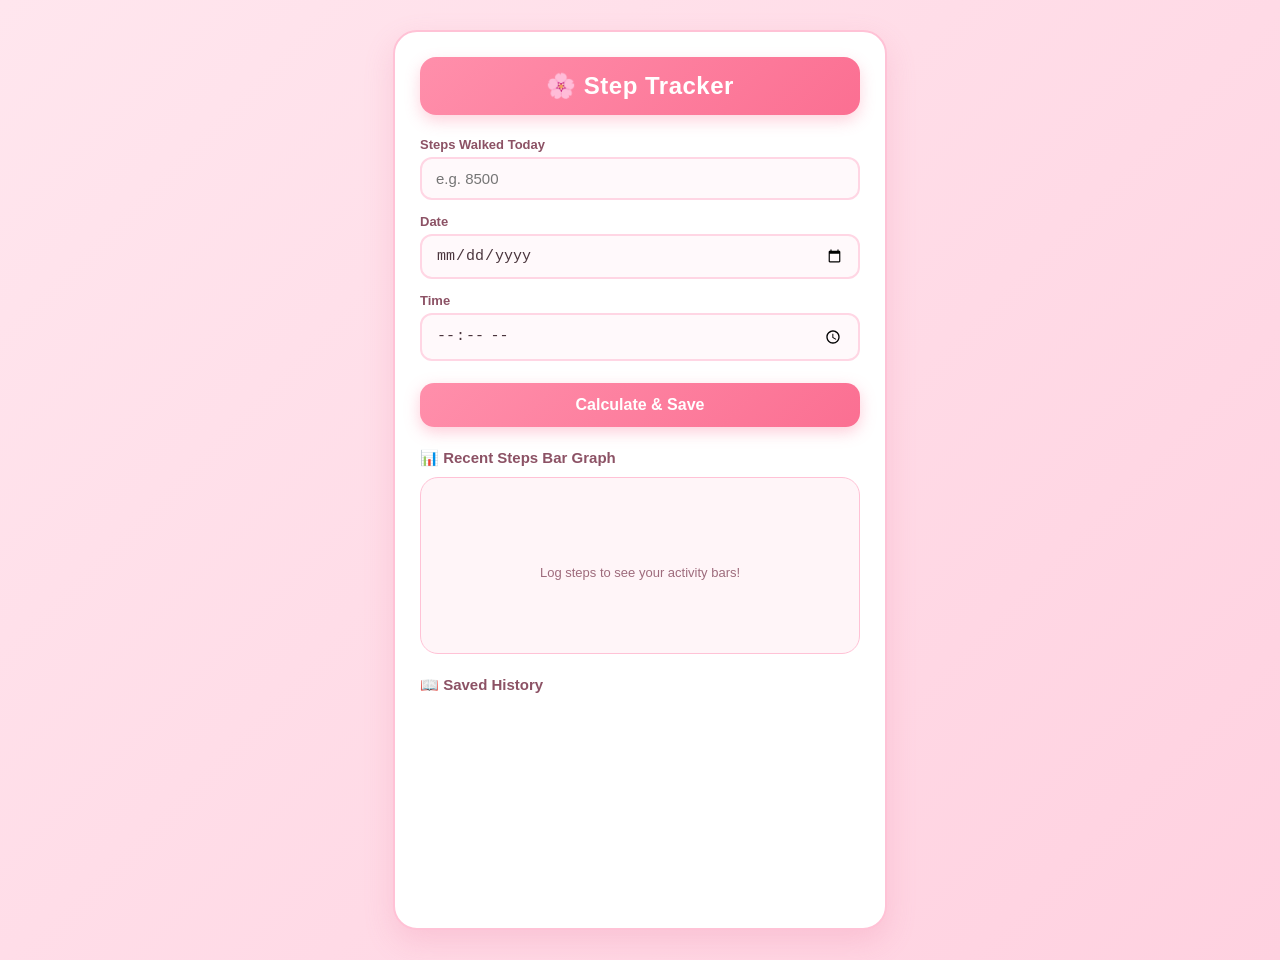
<file: stepcount/guide.html>
<!DOCTYPE html>
<html lang="en">
<head>
    <meta charset="UTF-8">
    <meta name="viewport" content="width=device-width, initial-scale=1.0">
    <title>Step Tracker</title>
    <style>
        
        body {
            font-family: 'Segoe UI', Tahoma, Geneva, Verdana, sans-serif;
            background: linear-gradient(135deg, #ffe6ee 0%, #ffd1e0 100%);
            color: #4a353d;
            display: flex;
            justify-content: center;
            padding: 30px 15px;
            margin: 0;
            min-height: 100vh;
        }

        .container {
            width: 100%;
            max-width: 440px;
            background-color: #ffffff;
            padding: 25px;
            border-radius: 24px;
            box-shadow: 0 12px 30px rgba(232, 111, 150, 0.2);
            border: 2px solid #ffc2d6;
        }

        .header {
            background: linear-gradient(135deg, #ff8fab, #fb6f92);
            color: white;
            padding: 15px;
            border-radius: 16px;
            text-align: center;
            margin-bottom: 22px;
            box-shadow: 0 6px 15px rgba(251, 111, 146, 0.3);
        }

        .header h2 {
            margin: 0;
            font-size: 24px;
            letter-spacing: 0.5px;
        }

       
        .input-group {
            margin-bottom: 14px;
        }

        .input-group label {
            font-size: 13px;
            font-weight: 700;
            color: #8c5265;
            display: block;
            margin-bottom: 5px;
        }

        input {
            width: 100%;
            padding: 11px 14px;
            border: 2px solid #ffd6e4;
            background-color: #fff9fb;
            border-radius: 12px;
            font-size: 15px;
            color: #4a353d;
            box-sizing: border-box;
            outline: none;
            transition: border-color 0.2s;
        }

        input:focus {
            border-color: #fb6f92;
        }

        button {
            width: 100%;
            background: linear-gradient(135deg, #ff8fab, #fb6f92);
            color: white;
            border: none;
            padding: 13px;
            border-radius: 14px;
            font-size: 16px;
            font-weight: bold;
            cursor: pointer;
            margin-top: 8px;
            box-shadow: 0 5px 15px rgba(251, 111, 146, 0.35);
            transition: transform 0.15s;
        }

        button:hover {
            transform: translateY(-2px);
        }

        
        .output-card {
            background-color: #fff5f8;
            border: 1.5px solid #ffc2d6;
            border-radius: 18px;
            padding: 18px;
            margin-top: 22px;
            display: none; /* Hidden until first entry is saved */
        }

        .rating-badge {
            display: inline-block;
            background-color: #fb6f92;
            color: white;
            padding: 5px 14px;
            border-radius: 20px;
            font-size: 13px;
            font-weight: bold;
            margin-bottom: 8px;
        }

        .note-text {
            font-size: 14px;
            color: #6e4755;
            margin: 0 0 14px 0;
            line-height: 1.4;
        }

       
        .stats-row {
            display: flex;
            gap: 10px;
            margin-bottom: 14px;
        }

        .stat-box {
            flex: 1;
            background: white;
            padding: 10px 8px;
            border-radius: 12px;
            text-align: center;
            border: 1px solid #ffe0eb;
        }

        .stat-value {
            font-size: 16px;
            font-weight: 800;
            color: #fb6f92;
            display: block;
        }

        .stat-label {
            font-size: 11px;
            color: #9e6b7c;
            font-weight: 600;
        }

        /* Progress Bar */
        .progress-container {
            background-color: #ffe0eb;
            border-radius: 20px;
            height: 20px;
            width: 100%;
            overflow: hidden;
        }

        .progress-bar {
            background: linear-gradient(90deg, #ff8fab, #fb6f92);
            height: 100%;
            width: 0%;
            color: white;
            text-align: center;
            font-size: 11px;
            line-height: 20px;
            font-weight: bold;
            transition: width 0.5s ease;
        }

       
        .section-title {
            font-size: 15px;
            color: #8c5265;
            margin: 22px 0 10px 0;
            font-weight: 700;
        }

        .graph-card {
            background-color: #fff5f8;
            border: 1.5px solid #ffc2d6;
            border-radius: 18px;
            padding: 15px;
            text-align: center;
        }

       
        .bar-chart-box {
            display: flex;
            align-items: flex-end;
            justify-content: center;
            gap: 8px; 
            height: 130px;
            padding-top: 15px;
        }

        .bar-column {
            display: flex;
            flex-direction: column;
            align-items: center;
        }

        .bar {
            width: 36px;
            background: linear-gradient(180deg, #ff8fab, #fb6f92);
            border-radius: 6px 6px 0 0;
            transition: height 0.4s ease;
        }

        .bar-label {
            font-size: 10px;
            color: #8c5265;
            margin-top: 5px;
            font-weight: 600;
        }

        .log-card {
            background-color: #fff9fb;
            border: 1px solid #ffd6e4;
            border-left: 5px solid #fb6f92;
            padding: 12px;
            border-radius: 12px;
            margin-bottom: 10px;
            font-size: 13px;
        }
    </style>
</head>
<body>

    <div class="container">
        <div class="header">
            <h2>🌸 Step Tracker</h2>
        </div>

       
        <div class="input-group">
            <label>Steps Walked Today</label>
            <input type="number" id="steps" placeholder="e.g. 8500">
        </div>

        <div class="input-group">
            <label>Date</label>
            <input type="date" id="date">
        </div>

        <div class="input-group">
            <label>Time</label>
            <input type="time" id="time">
        </div>

        <button id="saveBtn">Calculate & Save</button>

        <!-- PRETTY OUTPUT SUMMARY -->
        <div class="output-card" id="latestSummary">
            <span class="rating-badge" id="dayRating">Excellent!</span>
            <p class="note-text" id="dayNote"></p>

            <!-- 3 Clean Stat Boxes -->
            <div class="stats-row">
                <div class="stat-box">
                    <span class="stat-value" id="statSteps">0</span>
                    <span class="stat-label">Steps</span>
                </div>
                <div class="stat-box">
                    <span class="stat-value" id="statDist">0 km</span>
                    <span class="stat-label">Distance</span>
                </div>
                <div class="stat-box">
                    <span class="stat-value" id="statCal">0</span>
                    <span class="stat-label">Calories</span>
                </div>
            </div>

            <!-- Goal Progress Bar -->
            <div class="progress-container">
                <div class="progress-bar" id="progressBar">0%</div>
            </div>
        </div>

        <!-- BAR GRAPH SECTION -->
        <div class="section-title">📊 Recent Steps Bar Graph</div>
        <div class="graph-card">
            <div class="bar-chart-box" id="barChartBox">
                <p style="font-size: 13px; color: #9e6b7c; align-self: center;">Log steps to see your activity bars!</p>
            </div>
        </div>

        <!-- SAVED HISTORY SECTION -->
        <div class="section-title">📖 Saved History</div>
        <div id="historyList"></div>
    </div>

    <script>
        // STEP 1: Grab HTML elements
        const stepsInput = document.getElementById("steps");
        const dateInput = document.getElementById("date");
        const timeInput = document.getElementById("time");
        const saveBtn = document.getElementById("saveBtn");

        // STEP 2: Load saved logs from browser localStorage
        let savedLogs = JSON.parse(localStorage.getItem("pinkStepLogs")) || [];
        updateScreen();

        // STEP 3: Save button click event
        saveBtn.addEventListener("click", function() {
            const steps = Number(stepsInput.value);
            const date = dateInput.value;
            const time = timeInput.value;

            if (steps <= 0 || date === "" || time === "") {
                alert("Please fill in steps, date, and time!");
                return;
            }

            // Calculate distance & calories
            const distanceKm = (steps * 0.000762).toFixed(2);
            const calories = Math.round(steps * 0.04);

            // Pick rating & short note
            let rating = "";
            let note = "";

            if (steps < 5000) {
                rating = "Sedentary Day";
                note = "A quiet day! Try going for a short 15-minute walk tomorrow.";
            } else if (steps < 10000) {
                rating = "Moderately Active";
                note = "Nice work! You are getting very close to your 10,000-step goal.";
            } else {
                rating = "Excellent! ✨";
                note = "Amazing energy! You crushed your daily step goal today.";
            }

            // Save new entry object
            const newEntry = {
                steps: steps,
                date: date,
                time: time,
                distance: distanceKm,
                calories: calories,
                rating: rating,
                note: note
            };

            savedLogs.push(newEntry);
            localStorage.setItem("pinkStepLogs", JSON.stringify(savedLogs));

            updateScreen();
            stepsInput.value = "";
        });

        // STEP 4: Update Summary Card, Bar Graph, and History List
        function updateScreen() {
            if (savedLogs.length === 0) return;

            const latest = savedLogs[savedLogs.length - 1];

            // 1. Update Pretty Summary Card
            document.getElementById("latestSummary").style.display = "block";
            document.getElementById("dayRating").textContent = latest.rating;
            document.getElementById("dayNote").textContent = latest.note;
            document.getElementById("statSteps").textContent = latest.steps;
            document.getElementById("statDist").textContent = latest.distance + " km";
            document.getElementById("statCal").textContent = latest.calories + " kcal";

            // Update Progress Bar
            let percent = Math.min(Math.round((latest.steps / 10000) * 100), 100);
            const progressBar = document.getElementById("progressBar");
            progressBar.style.width = percent + "%";
            progressBar.textContent = percent + "% of 10k Goal";

            // 2. Draw Bar Graph (Last 6 entries with close spacing)
            drawBarGraph();

            // 3. Update History List
            const historyList = document.getElementById("historyList");
            historyList.innerHTML = "";

            savedLogs.slice().reverse().forEach(function(item) {
                const card = document.createElement("div");
                card.className = "log-card";
                card.innerHTML = `
                    <strong style="color:#d6456b;">${item.date} at ${item.time} • ${item.rating}</strong><br>
                    <span>Steps: <b>${item.steps}</b> | ${item.distance} km | ${item.calories} kcal</span><br>
                    <em style="color:#8c5265;">"${item.note}"</em>
                `;
                historyList.appendChild(card);
            });
        }

        // Helper function to draw the bar graph dynamically
        function drawBarGraph() {
            const barChartBox = document.getElementById("barChartBox");
            const recent = savedLogs.slice(-6); // Show last 6 entries
            barChartBox.innerHTML = ""; // Clear previous bars

            const maxHeight = 90; // Max pixel height for 10,000 steps

            recent.forEach(function(item) {
                // Calculate bar height proportionally (10,000 steps = 90px tall)
                let barHeight = (item.steps / 10000) * maxHeight;
                if (barHeight > maxHeight) barHeight = maxHeight; // Cap at max height
                if (barHeight < 10) barHeight = 10; // Minimum visible height

                // Create column wrapper
                const column = document.createElement("div");
                column.className = "bar-column";

                // Create the bar element
                const bar = document.createElement("div");
                bar.className = "bar";
                bar.style.height = barHeight + "px";
                bar.title = `${item.steps} steps on ${item.date}`; // Tooltip on hover

                // Create short date label underneath (e.g., "11-12")
                const label = document.createElement("div");
                label.className = "bar-label";
                label.textContent = item.date.slice(5); 

                column.appendChild(bar);
                column.appendChild(label);
                barChartBox.appendChild(column);
            });
        }
    </script>
</body>
</html>
</file>
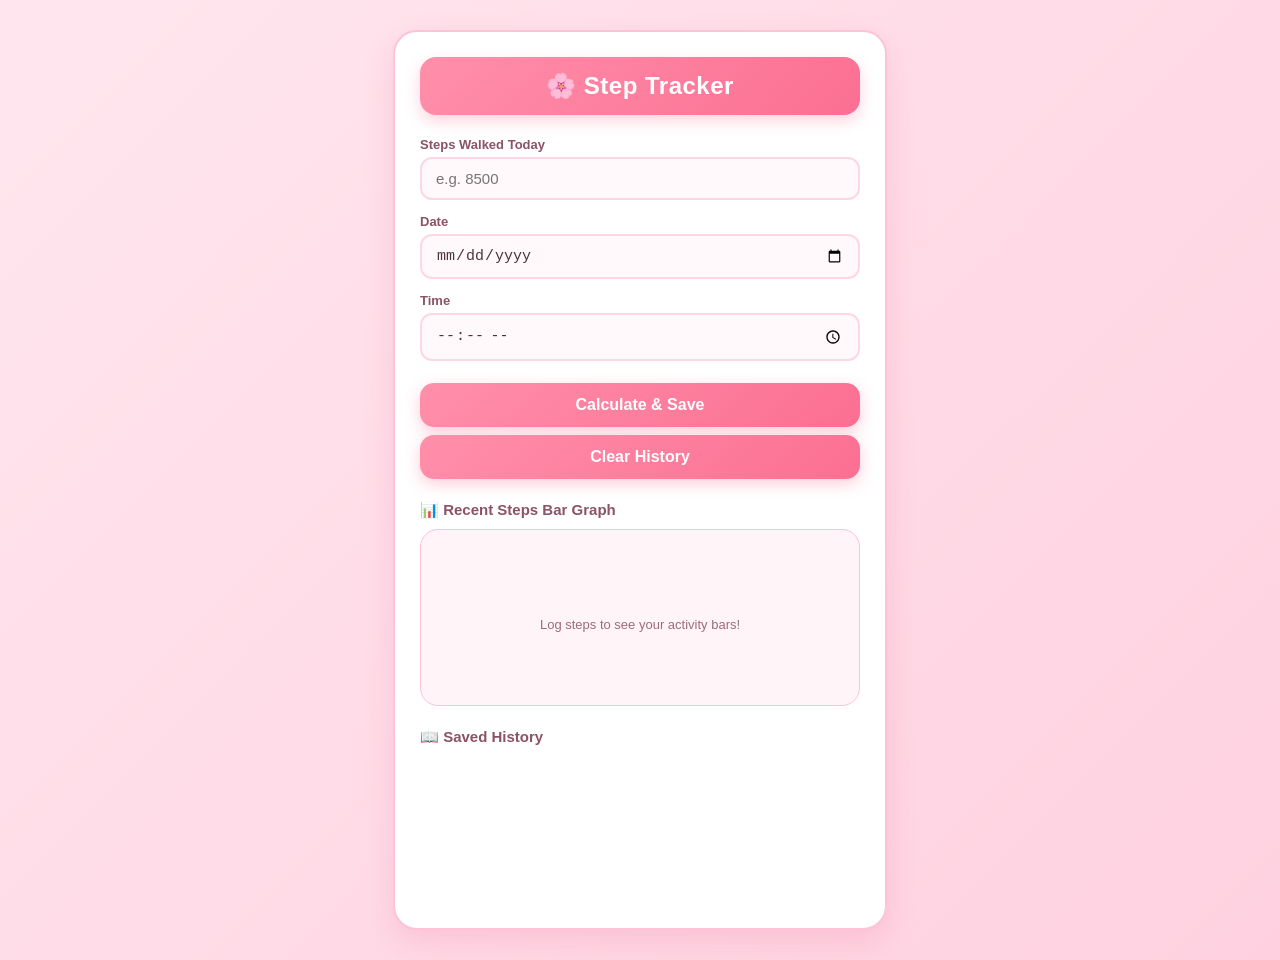
<file: demo/steps/steptracker.html>
<!DOCTYPE html>
<html lang="en">
<head>
    <meta charset="UTF-8">
    <meta name="viewport" content="width=device-width, initial-scale=1.0">
    <title>Step Tracker</title>
    <style>
        
        body {
            font-family: 'Segoe UI', Tahoma, Geneva, Verdana, sans-serif;
            background: linear-gradient(135deg, #ffe6ee 0%, #ffd1e0 100%);
            color: #4a353d;
            display: flex;
            justify-content: center;
            padding: 30px 15px;
            margin: 0;
            min-height: 100vh;
        }

        .container {
            width: 100%;
            max-width: 440px;
            background-color: #ffffff;
            padding: 25px;
            border-radius: 24px;
            box-shadow: 0 12px 30px rgba(232, 111, 150, 0.2);
            border: 2px solid #ffc2d6;
        }

        .header {
            background: linear-gradient(135deg, #ff8fab, #fb6f92);
            color: white;
            padding: 15px;
            border-radius: 16px;
            text-align: center;
            margin-bottom: 22px;
            box-shadow: 0 6px 15px rgba(251, 111, 146, 0.3);
        }

        .header h2 {
            margin: 0;
            font-size: 24px;
            letter-spacing: 0.5px;
        }

       
        .input-group {
            margin-bottom: 14px;
        }

        .input-group label {
            font-size: 13px;
            font-weight: 700;
            color: #8c5265;
            display: block;
            margin-bottom: 5px;
        }

        input {
            width: 100%;
            padding: 11px 14px;
            border: 2px solid #ffd6e4;
            background-color: #fff9fb;
            border-radius: 12px;
            font-size: 15px;
            color: #4a353d;
            box-sizing: border-box;
            outline: none;
            transition: border-color 0.2s;
        }

        input:focus {
            border-color: #fb6f92;
        }

        button {
            width: 100%;
            background: linear-gradient(135deg, #ff8fab, #fb6f92);
            color: white;
            border: none;
            padding: 13px;
            border-radius: 14px;
            font-size: 16px;
            font-weight: bold;
            cursor: pointer;
            margin-top: 8px;
            box-shadow: 0 5px 15px rgba(251, 111, 146, 0.35);

        }

        button:hover {
            background:grey;
           
        }

        
        .output-card {
            background-color: #fff5f8;
            border: 1.5px solid #ffc2d6;
            border-radius: 18px;
            padding: 18px;
            margin-top: 22px;
            display: none; /* Hidden until first entry is saved */
        }

        .rating-badge {
            display: inline-block;
            background-color: #fb6f92;
            color: white;
            padding: 5px 14px;
            border-radius: 20px;
            font-size: 13px;
            font-weight: bold;
            margin-bottom: 8px;
        }

        .note-text {
            font-size: 14px;
            color: #6e4755;
            margin: 0 0 14px 0;
            line-height: 1.4;
        }

       
        .stats-row {
            display: flex;
            gap: 10px;
            margin-bottom: 14px;
        }

        .stat-box {
            flex: 1;
            background: white;
            padding: 10px 8px;
            border-radius: 12px;
            text-align: center;
            border: 1px solid #ffe0eb;
        }

        .stat-value {
            font-size: 16px;
            font-weight: 800;
            color: #fb6f92;
            display: block;
        }

        .stat-label {
            font-size: 11px;
            color: #9e6b7c;
            font-weight: 600;
        }

        /* Progress Bar */
        .progress-container {
            background-color: #ffe0eb;
            border-radius: 20px;
            height: 20px;
            width: 100%;
            overflow: hidden;
        }

        .progress-bar {
            background: linear-gradient(90deg, #ff8fab, #fb6f92);
            height: 100%;
            width: 0%;
            color: white;
            text-align: center;
            font-size: 11px;
            line-height: 20px;
            font-weight: bold;
            transition: width 0.5s ease;
        }

       
        .section-title {
            font-size: 15px;
            color: #8c5265;
            margin: 22px 0 10px 0;
            font-weight: 700;
        }

        .graph-card {
            background-color: #fff5f8;
            border: 1.5px solid #ffc2d6;
            border-radius: 18px;
            padding: 15px;
            text-align: center;
        }

       
        .bar-chart-box {
            display: flex;
            align-items: flex-end;
            justify-content: center;
            gap: 8px; 
            height: 130px;
            padding-top: 15px;
        }

        .bar-column {
            display: flex;
            flex-direction: column;
            align-items: center;
        }

        .bar {
            width: 36px;
            background: linear-gradient(180deg, #ff8fab, #fb6f92);
            border-radius: 6px 6px 0 0;
            transition: height 0.4s ease;
        }

        .bar-label {
            font-size: 10px;
            color: #8c5265;
            margin-top: 5px;
            font-weight: 600;
        }

        .log-card {
            background-color: #fff9fb;
            border: 1px solid #ffd6e4;
            border-left: 5px solid #fb6f92;
            padding: 12px;
            border-radius: 12px;
            margin-bottom: 10px;
            font-size: 13px;
        }
    </style>
</head>
<body>

    <div class="container">
        <div class="header">
            <h2>🌸 Step Tracker</h2>
        </div>

       
        <div class="input-group">
            <label>Steps Walked Today</label>
            <input type="number" id="steps" placeholder="e.g. 8500">
        </div>

        <div class="input-group">
            <label>Date</label>
            <input type="date" id="date">
        </div>

        <div class="input-group">
            <label>Time</label>
            <input type="time" id="time">
        </div>

        <button id="saveBtn">Calculate & Save</button>
        <button id="clearhistoryBtn" onclick="clearHistory()">Clear History</button>

        <!-- PRETTY OUTPUT SUMMARY -->
        <div class="output-card" id="latestSummary">
            <span class="rating-badge" id="dayRating">Excellent!</span>
            <p class="note-text" id="dayNote"></p>

            <!-- 3 Clean Stat Boxes -->
            <div class="stats-row">
                <div class="stat-box">
                    <span class="stat-value" id="statSteps">0</span>
                    <span class="stat-label">Steps</span>
                </div>
                <div class="stat-box">
                    <span class="stat-value" id="statDist">0 km</span>
                    <span class="stat-label">Distance</span>
                </div>
                <div class="stat-box">
                    <span class="stat-value" id="statCal">0</span>
                    <span class="stat-label">Calories</span>
                </div>
            </div>

            <!-- Goal Progress Bar -->
            <div class="progress-container">
                <div class="progress-bar" id="progressBar">0%</div>
            </div>
        </div>

        <!-- BAR GRAPH SECTION -->
        <div class="section-title">📊 Recent Steps Bar Graph</div>
        <div class="graph-card">
            <div class="bar-chart-box" id="barChartBox">
                <p style="font-size: 13px; color: #9e6b7c; align-self: center;">Log steps to see your activity bars!</p>
            </div>
        </div>

        <!-- SAVED HISTORY SECTION -->
        <div class="section-title">📖 Saved History</div>
        <div id="historyList"></div>
    </div>

    <script>
        // STEP 1: Grab HTML elements
        const stepsInput = document.getElementById("steps");
        const dateInput = document.getElementById("date");
        const timeInput = document.getElementById("time");
        const saveBtn = document.getElementById("saveBtn");
        const clearHistoryBtn = document.getElementById("clearhistoryBtn");

        // STEP 2: Load saved logs from browser localStorage
        let savedLogs = JSON.parse(localStorage.getItem("pinkStepLogs")) || [];
        updateScreen();

        // STEP 3: Save button click event
        saveBtn.addEventListener("click", function() {
            const steps = Number(stepsInput.value);
            const date = dateInput.value;
            const time = timeInput.value;

            if (steps <= 0 || date === "" || time === "") {
                alert("Please fill in steps, date, and time!");
                return;
            }

            // Calculate distance & calories
            const distanceKm = (steps * 0.000762).toFixed(2);
            const calories = Math.round(steps * 0.04);

            // Pick rating & short note
            let rating = "";
            let note = "";

            if (steps < 5000) {
                rating = "Sedentary Day";
                note = "A quiet day! Try going for a short 15-minute walk tomorrow.";
            } else if (steps < 10000) {
                rating = "Moderately Active";
                note = "Nice work! You are getting very close to your 10,000-step goal.";
            } else {
                rating = "Excellent! ✨";
                note = "Amazing energy! You crushed your daily step goal today.";
            }

            // Save new entry object
            const newEntry = {
                steps: steps,
                date: date,
                time: time,
                distance: distanceKm,
                calories: calories,
                rating: rating,
                note: note
            };

            savedLogs.push(newEntry);
            localStorage.setItem("pinkStepLogs", JSON.stringify(savedLogs));

            updateScreen();
            stepsInput.value = "";
        });
        function clearHistory(){
            if(confirm("Are you sure you want to clear all saved history? This action cannot be undone.")){
                localStorage.removeItem("pinkStepLogs");
                savedLogs = [];
                updateScreen();
            }
            }
        

        // STEP 4: Update Summary Card, Bar Graph, and History List
        function updateScreen() {
            if (savedLogs.length === 0) return;

            const latest = savedLogs[savedLogs.length - 1];

            // 1. Update Pretty Summary Card
            document.getElementById("latestSummary").style.display = "block";
            document.getElementById("dayRating").textContent = latest.rating;
            document.getElementById("dayNote").textContent = latest.note;
            document.getElementById("statSteps").textContent = latest.steps;
            document.getElementById("statDist").textContent = latest.distance + " km";
            document.getElementById("statCal").textContent = latest.calories + " kcal";

            // Update Progress Bar
            let percent = Math.min(Math.round((latest.steps / 10000) * 100), 100);
            const progressBar = document.getElementById("progressBar");
            progressBar.style.width = percent + "%";
            progressBar.textContent = percent + "% of 10k Goal";

            // 2. Draw Bar Graph (Last 6 entries with close spacing)
            drawBarGraph();

            // 3. Update History List
            const historyList = document.getElementById("historyList");
            historyList.innerHTML = "";

            savedLogs.slice().reverse().forEach(function(item) {
                const card = document.createElement("div");
                card.className = "log-card";
                card.innerHTML = `
                    <strong style="color:#d6456b;">${item.date} at ${item.time} • ${item.rating}</strong><br>
                    <span>Steps: <b>${item.steps}</b> | ${item.distance} km | ${item.calories} kcal</span><br>
                    <em style="color:#8c5265;">"${item.note}"</em>
                `;
                historyList.appendChild(card);
            });
        }

        // Helper function to draw the bar graph dynamically
        function drawBarGraph() {
            const barChartBox = document.getElementById("barChartBox");
            const recent = savedLogs.slice(-6); // Show last 6 entries
            barChartBox.innerHTML = ""; // Clear previous bars

            const maxHeight = 90; // Max pixel height for 10,000 steps

            recent.forEach(function(item) {
                // Calculate bar height proportionally (10,000 steps = 90px tall)
                let barHeight = (item.steps / 10000) * maxHeight;
                if (barHeight > maxHeight) barHeight = maxHeight; // Cap at max height
                if (barHeight < 10) barHeight = 10; // Minimum visible height

                // Create column wrapper
                const column = document.createElement("div");
                column.className = "bar-column";

                // Create the bar element
                const bar = document.createElement("div");
                bar.className = "bar";
                bar.style.height = barHeight + "px";
                bar.title = `${item.steps} steps on ${item.date}`; // Tooltip on hover

                // Create short date label underneath (e.g., "11-12")
                const label = document.createElement("div");
                label.className = "bar-label";
                label.textContent = item.date.slice(5); 

                column.appendChild(bar);
                column.appendChild(label);
                barChartBox.appendChild(column);
            });
        }
    </script>
</body>
</html>
</file>
<file: style.css>
body{
background-color:lightpink;
font-family:"edwardian script stc",cursive;
display:grid;
justify-content:center;
align-items:center;
height:100vh;
margin:0;
}
.header{
    color:rgb(243, 239, 239);
    font-family:charlemagne std;
    font-weight:bold;
   font-size:20px;
   background-color:rgb(245, 118, 137);
   
   padding:10px 10px;
   border-radius:10px;
   text-align:center;
   box-shadow: 0 6px 15px rgba(251, 111, 146, 0.3);
}
.container{
    align-items:center;
    justify-content:center;
    background-color:rgba(241, 231, 231, 0.904);
    padding:20px;
    height:auto;
    width:350px; 
    border-radius:15px;
    box-shadow:0px 0px 30px rgba(51, 49, 49, 0.5);
}
.inputgroup{
    font-family:"edwardian script stc",cursive;
    font-size:20px;
    color: #8c5265;
    height:30px;
    padding:18px 20px;
    margin-bottom: 25px;
    display:flex;
    flex-direction:column;
    align-items:flex-start;
    
}
input{
    height:45px;
    margin-top:5px;
    width:100%;
    padding:10px 15px;
    font-family:"edwardian script stc",cursive;
    border-radius:5px;
    font-size:15px;
    box-sizing:border-box;
    border:1px solid rgb(247, 181, 192);
}
.bmi-square
{
   display:inline-block;
   width:40px;
   height:40px;
   margin-top:10px;
   border-radius:5px;
   border:1px solid rgb(250, 107, 129);
}
button{
    background-color:rgb(250, 121, 140);
    color:rgb(243, 239, 239);
    font-family:"edwardian script stc",cursive;
    font-size:15px;
    padding:10px 20px;
    border:none;
    border-radius:5px;
    cursor:pointer;
    margin-top:20px;
}
button:hover{
    
    color:#1b0202;
    background-color:#504649;
    
}
.hidden{
    display:none;
}
#result-container{
    margin-top:20px;
    text-align:center;
    padding:10px;
    background-color:rgb(250, 107, 129);
    border-radius:10px;
    padding:20px;
    height:auto;    
    color:rgb(248, 243, 243);
    width:300px;
}
</file>
<file: CycleCare_HTML_CSS_JS/style.css>
@import url('https://fonts.googleapis.com/css2?family=DM+Sans:wght@400;500;600;700&family=Manrope:wght@500;600;700;800&display=swap');
:root{--ink:#29234f;--muted:#77758d;--pink:#df4f8a;--pink-light:#fff0f6;--line:#ece8f4;--bg:#fbfaff;--white:#fff;--shadow:0 12px 34px rgba(50,35,86,.07)}
*{box-sizing:border-box;scroll-behavior:smooth}body{margin:0;background:var(--bg);color:var(--ink);font-family:'DM Sans',sans-serif;line-height:1.55}h1,h2,h3{font-family:Manrope,sans-serif;line-height:1.2;margin:0 0 12px}h1{font-size:clamp(2.3rem,5vw,4.1rem);letter-spacing:-1.8px}h2{font-size:clamp(1.5rem,3vw,2rem)}h3{font-size:1.08rem}p{margin:0 0 14px}.topbar{position:sticky;top:0;z-index:10;min-height:76px;padding:12px max(24px,calc((100% - 1180px)/2));display:flex;align-items:center;justify-content:space-between;gap:20px;background:#ffffffed;backdrop-filter:blur(12px);border-bottom:1px solid var(--line)}.brand{font-family:Manrope,sans-serif;font-weight:800;font-size:1.3rem;text-decoration:none;color:var(--ink);display:flex;align-items:center;gap:10px}.brand-mark{display:inline-grid;place-items:center;background:#ffe1ed;color:var(--pink);width:38px;height:38px;border-radius:13px;font-size:1.7rem}.topbar nav{display:flex;align-items:center;gap:8px}.nav-link{padding:10px 14px;border-radius:10px;text-decoration:none;color:#625d7d;font-weight:600;font-size:.94rem}.nav-link.active,.nav-link:hover{background:var(--pink-light);color:#bc3470}.menu-button{display:none;border:1px solid var(--line);background:white;border-radius:10px;padding:8px 12px;font-size:1.1rem;color:var(--ink)}.page-section{max-width:1180px;margin:0 auto;padding:62px 24px;scroll-margin-top:80px}.hero{min-height:550px;display:grid;grid-template-columns:1.1fr .9fr;align-items:center;gap:50px;padding-top:65px;padding-bottom:65px}.eyebrow{font-size:.72rem;letter-spacing:1.6px;font-weight:800;color:#c4477d}.hero h1{margin:18px 0}.hero h1 span{color:#d94b88}.hero-copy>p{font-size:1.08rem;max-width:580px;color:#6e6883}.hero-actions{display:flex;gap:12px;flex-wrap:wrap;margin:25px 0}.btn{display:inline-flex;justify-content:center;align-items:center;gap:9px;border:0;border-radius:12px;padding:12px 18px;font:700 .94rem 'DM Sans',sans-serif;cursor:pointer;text-decoration:none;transition:transform .15s,box-shadow .15s}.btn:hover{transform:translateY(-1px);box-shadow:0 7px 18px #35214c12}.primary{background:linear-gradient(100deg,#e45b91,#ce3f7c);color:#fff}.secondary{background:#f1eaff;color:#5741a2}.ghost{border:1px solid var(--line);background:#fff;color:var(--ink)}.danger{background:#b62e55;color:white}.danger-outline{border:1px solid #f0cad7;background:white;color:#a82e5d}.feature-row{display:flex;flex-wrap:wrap;gap:9px;margin:26px 0}.feature-row span{padding:9px 12px;border:1px solid #eee5f0;background:#fff;border-radius:12px;font-size:.83rem;font-weight:600}.notice{font-size:.78rem!important;color:#88819a!important;max-width:620px}.hero-art{height:390px;position:relative;border-radius:45% 45% 28px 28px;background:linear-gradient(145deg,#ffe6f0,#f4eaff);overflow:hidden;display:flex;align-items:flex-end;justify-content:center}.sun-orb{position:absolute;width:245px;height:245px;border-radius:50%;background:#ffd0e3;top:35px;left:calc(50% - 122px)}.person{position:relative;width:230px;height:320px;z-index:2}.hair{position:absolute;z-index:2;width:145px;height:175px;top:15px;left:43px;background:#382733;border-radius:48% 48% 40% 40%}.face{position:absolute;z-index:3;top:45px;left:63px;width:105px;height:120px;background:#f6bd9f;border-radius:44% 44% 48% 48%}.eye{position:absolute;top:53px;width:7px;height:7px;border-radius:50%;background:#382733}.eye-left{left:24px}.eye-right{right:24px}.smile{position:absolute;left:43px;top:77px;width:21px;height:10px;border-bottom:2px solid #bd5969;border-radius:50%}.neck{position:absolute;z-index:3;top:145px;left:97px;width:38px;height:35px;background:#f6bd9f}.body-shirt{position:absolute;top:162px;left:17px;width:195px;height:158px;background:#e96798;border-radius:55px 55px 0 0;box-shadow:inset 0 12px #f18bb0}.calendar-card{position:absolute;z-index:4;right:-5px;bottom:27px;width:110px;height:93px;border:4px solid white;border-radius:12px;background:#fff7fa;box-shadow:0 8px 22px #6b34521a;display:flex;flex-direction:column;align-items:center;justify-content:center;color:#d84c87;font-size:1.5rem}.calendar-card b{position:absolute;top:-12px;left:10px;background:#fff;border-radius:6px;padding:0 5px}.calendar-card small{font-size:.55rem;letter-spacing:1px}.plant{position:absolute;color:#63b9a9;font-size:8rem;bottom:45px;opacity:.8}.plant-left{left:10px;transform:rotate(-28deg)}.plant-right{right:0;transform:scaleX(-1) rotate(-30deg)}.floating-heart{position:absolute;right:17%;top:70px;font-size:2rem;color:#df4f8a;transform:rotate(15deg)}.section-heading{display:flex;justify-content:space-between;align-items:center;gap:18px;margin-bottom:24px}.section-heading h2{margin:6px 0}.muted,.small-muted{color:var(--muted)}.date-pill{padding:10px 14px;border:1px solid var(--line);background:#fff;border-radius:14px;font-weight:600;color:#68617d;white-space:nowrap}.dashboard-grid{display:grid;grid-template-columns:1.1fr .9fr;gap:22px}.card{background:#fff;border:1px solid var(--line);border-radius:22px;padding:26px;box-shadow:var(--shadow)}.phase-card{background:linear-gradient(145deg,#fff 25%,#fff3f8 100%)}.card-top{display:flex;justify-content:space-between;align-items:center}.card-top h3{font-size:2rem;margin:5px 0 17px}.small-label{font-size:.7rem;letter-spacing:1px}.phase-icon{display:grid;place-items:center;width:54px;height:54px;border-radius:18px;background:#ffe1ed;color:var(--pink);font-size:2rem}.progress-track{height:10px;background:#f2eaf2;border-radius:99px;overflow:hidden;margin-bottom:20px}.progress-fill{height:100%;width:0;background:linear-gradient(90deg,#ee8cb4,#d94382);border-radius:99px;transition:width .3s}.phase-card>p{color:#706a84}.next-date{display:flex;flex-direction:column;gap:3px;border-top:1px solid #f0dce6;margin-top:22px;padding-top:18px}.next-date span,.next-date small{color:var(--muted);font-size:.85rem}.next-date strong{font-size:1.35rem;font-family:Manrope,sans-serif}.phase-card .small-muted{margin-top:17px;margin-bottom:0;font-size:.76rem}.quick-card h3{margin-top:7px}.stat-row{display:flex;justify-content:space-between;gap:14px;padding:14px 0;border-bottom:1px solid var(--line);font-size:.9rem}.stat-row strong{text-align:right}.text-link{display:inline-block;margin-top:19px;color:#c43b78;text-decoration:none;font-weight:700}.phase-guide{margin-top:40px}.phase-grid{display:grid;grid-template-columns:repeat(4,1fr);gap:15px}.phase-tile{padding:21px;border:1px solid var(--line);border-radius:18px;background:#fff}.phase-tile p{font-size:.86rem;color:#777187;margin:0}.tile-emoji{font-size:1.65rem;display:inline-grid;place-items:center;width:46px;height:46px;border-radius:14px;margin-bottom:14px}.rose{background:#fff5f8}.rose .tile-emoji{background:#ffe3ed}.violet{background:#f8f5ff}.violet .tile-emoji{background:#ece4ff}.yellow{background:#fffbef}.yellow .tile-emoji{background:#fff0c9}.teal{background:#f0fffc}.teal .tile-emoji{background:#d7f8f1}.two-column{display:grid;grid-template-columns:1fr 1fr;gap:22px}.two-column .card{align-self:start}.stack-form{display:flex;flex-direction:column;gap:14px;margin-top:20px}.field{display:flex;flex-direction:column;gap:6px;min-width:0}.field label{font-size:.85rem;font-weight:700;color:#514a6d}.field input,.field select,.field textarea{width:100%;padding:12px 13px;border:1px solid #e6e0ee;border-radius:11px;background:#fff;font:inherit;color:var(--ink);outline:none}.field input:focus,.field select:focus,.field textarea:focus{border-color:#d85b91;box-shadow:0 0 0 3px #ffeaf3}.field small{font-size:.75rem;color:var(--muted)}.form-two{display:grid;grid-template-columns:1fr 1fr;gap:12px}.form-message{min-height:1em;font-size:.85rem;color:#237650;margin:0}.history-card{margin-bottom:20px}.history-card h3{margin-bottom:18px}.table-scroll{overflow-x:auto}table{width:100%;border-collapse:collapse;min-width:590px}th,td{text-align:left;padding:12px 13px;border-bottom:1px solid var(--line);font-size:.87rem;vertical-align:top;overflow-wrap:anywhere}th{background:#fbf8ff;color:#635b7b;font-size:.74rem;text-transform:uppercase;letter-spacing:.5px}td button{padding:6px 9px;border:1px solid #f0cad7;background:white;border-radius:8px;color:#a82e5d;cursor:pointer;font:600 .78rem 'DM Sans',sans-serif}.empty-state{font-size:.9rem;margin:14px 0 0}footer{padding:35px 24px;text-align:center;background:#fff;border-top:1px solid var(--line)}footer p{font-size:.85rem;color:var(--muted);margin:10px 0 0}.footer-brand{justify-content:center}.confirm-dialog{width:min(92%,410px);border:1px solid var(--line);border-radius:20px;padding:24px;color:var(--ink);box-shadow:var(--shadow)}.confirm-dialog::backdrop{background:#21173577}.dialog-actions{display:flex;justify-content:flex-end;gap:10px;margin-top:20px}
@media(max-width:850px){.hero{grid-template-columns:1fr .8fr;gap:24px}.hero-art{height:340px}.dashboard-grid,.two-column{grid-template-columns:1fr}.phase-grid{grid-template-columns:repeat(2,1fr)}.page-section{padding:48px 22px}.person{transform:scale(.88);transform-origin:bottom center}}
@media(max-width:620px){.topbar{padding:12px 16px;flex-wrap:wrap}.menu-button{display:block}.topbar nav{display:none;width:100%;flex-direction:column;align-items:stretch}.topbar nav.open{display:flex}.nav-link{padding:10px}.hero{grid-template-columns:1fr;padding-top:43px}.hero-art{max-width:390px;width:100%;margin:0 auto;height:330px}.page-section{padding:38px 16px}.section-heading{align-items:flex-start;flex-direction:column}.phase-grid{grid-template-columns:1fr 1fr;gap:10px}.phase-tile{padding:15px}.card{padding:20px}.form-two{gap:9px}.date-pill{white-space:normal}.hero h1{font-size:2.5rem}.feature-row{gap:7px}.feature-row span{font-size:.78rem}}
@media(max-width:370px){.phase-grid,.form-two{grid-template-columns:1fr}.hero h1{font-size:2.15rem}}
</file>
<file: CycleCare_HTML_CSS_JS/pstyle.css>
@import url('https://fonts.googleapis.com/css2?family=DM+Sans:wght@400;500;600;700&family=Manrope:wght@500;600;700;800&display=swap');
:root{--ink:#29234f;--muted:#77758d;--pink:#df4f8a;--pink-light:#fff0f6;--line:#ece8f4;--bg:#fbfaff;--white:#fff;--shadow:0 12px 34px rgba(50,35,86,.07)}
*{box-sizing:border-box;scroll-behavior:smooth}body{margin:0;background:var(--bg);color:var(--ink);font-family:'DM Sans',sans-serif;line-height:1.55}h1,h2,h3{font-family:Manrope,sans-serif;line-height:1.2;margin:0 0 12px}h1{font-size:clamp(2.3rem,5vw,4.1rem);letter-spacing:-1.8px}h2{font-size:clamp(1.5rem,3vw,2rem)}h3{font-size:1.08rem}p{margin:0 0 14px}.topbar{position:sticky;top:0;z-index:10;min-height:76px;padding:12px max(24px,calc((100% - 1180px)/2));display:flex;align-items:center;justify-content:space-between;gap:20px;background:#ffffffed;backdrop-filter:blur(12px);border-bottom:1px solid var(--line)}.brand{font-family:Manrope,sans-serif;font-weight:800;font-size:1.3rem;text-decoration:none;color:var(--ink);display:flex;align-items:center;gap:10px}.brand-mark{display:inline-grid;place-items:center;background:#ffe1ed;color:var(--pink);width:38px;height:38px;border-radius:13px;font-size:1.7rem}.topbar nav{display:flex;align-items:center;gap:8px}.nav-link{padding:10px 14px;border-radius:10px;text-decoration:none;color:#625d7d;font-weight:600;font-size:.94rem}.nav-link.active,.nav-link:hover{background:var(--pink-light);color:#bc3470}.menu-button{display:none;border:1px solid var(--line);background:white;border-radius:10px;padding:8px 12px;font-size:1.1rem;color:var(--ink)}.page-section{max-width:1180px;margin:0 auto;padding:62px 24px;scroll-margin-top:80px}.hero{min-height:550px;display:grid;grid-template-columns:1.1fr .9fr;align-items:center;gap:50px;padding-top:65px;padding-bottom:65px}.eyebrow{font-size:.72rem;letter-spacing:1.6px;font-weight:800;color:#c4477d}.hero h1{margin:18px 0}.hero h1 span{color:#d94b88}.hero-copy>p{font-size:1.08rem;max-width:580px;color:#6e6883}.hero-actions{display:flex;gap:12px;flex-wrap:wrap;margin:25px 0}.btn{display:inline-flex;justify-content:center;align-items:center;gap:9px;border:0;border-radius:12px;padding:12px 18px;font:700 .94rem 'DM Sans',sans-serif;cursor:pointer;text-decoration:none;transition:transform .15s,box-shadow .15s}.btn:hover{transform:translateY(-1px);box-shadow:0 7px 18px #35214c12}.primary{background:linear-gradient(100deg,#e45b91,#ce3f7c);color:#fff}.secondary{background:#f1eaff;color:#5741a2}.ghost{border:1px solid var(--line);background:#fff;color:var(--ink)}.danger{background:#b62e55;color:white}.danger-outline{border:1px solid #f0cad7;background:white;color:#a82e5d}.feature-row{display:flex;flex-wrap:wrap;gap:9px;margin:26px 0}.feature-row span{padding:9px 12px;border:1px solid #eee5f0;background:#fff;border-radius:12px;font-size:.83rem;font-weight:600}.notice{font-size:.78rem!important;color:#88819a!important;max-width:620px}.hero-art{height:390px;position:relative;border-radius:45% 45% 28px 28px;background:linear-gradient(145deg,#ffe6f0,#f4eaff);overflow:hidden;display:flex;align-items:flex-end;justify-content:center}.sun-orb{position:absolute;width:245px;height:245px;border-radius:50%;background:#ffd0e3;top:35px;left:calc(50% - 122px)}.person{position:relative;width:230px;height:320px;z-index:2}.hair{position:absolute;z-index:2;width:145px;height:175px;top:15px;left:43px;background:#382733;border-radius:48% 48% 40% 40%}.face{position:absolute;z-index:3;top:45px;left:63px;width:105px;height:120px;background:#f6bd9f;border-radius:44% 44% 48% 48%}.eye{position:absolute;top:53px;width:7px;height:7px;border-radius:50%;background:#382733}.eye-left{left:24px}.eye-right{right:24px}.smile{position:absolute;left:43px;top:77px;width:21px;height:10px;border-bottom:2px solid #bd5969;border-radius:50%}.neck{position:absolute;z-index:3;top:145px;left:97px;width:38px;height:35px;background:#f6bd9f}.body-shirt{position:absolute;top:162px;left:17px;width:195px;height:158px;background:#e96798;border-radius:55px 55px 0 0;box-shadow:inset 0 12px #f18bb0}.calendar-card{position:absolute;z-index:4;right:-5px;bottom:27px;width:110px;height:93px;border:4px solid white;border-radius:12px;background:#fff7fa;box-shadow:0 8px 22px #6b34521a;display:flex;flex-direction:column;align-items:center;justify-content:center;color:#d84c87;font-size:1.5rem}.calendar-card b{position:absolute;top:-12px;left:10px;background:#fff;border-radius:6px;padding:0 5px}.calendar-card small{font-size:.55rem;letter-spacing:1px}.plant{position:absolute;color:#63b9a9;font-size:8rem;bottom:45px;opacity:.8}.plant-left{left:10px;transform:rotate(-28deg)}.plant-right{right:0;transform:scaleX(-1) rotate(-30deg)}.floating-heart{position:absolute;right:17%;top:70px;font-size:2rem;color:#df4f8a;transform:rotate(15deg)}.section-heading{display:flex;justify-content:space-between;align-items:center;gap:18px;margin-bottom:24px}.section-heading h2{margin:6px 0}.muted,.small-muted{color:var(--muted)}.date-pill{padding:10px 14px;border:1px solid var(--line);background:#fff;border-radius:14px;font-weight:600;color:#68617d;white-space:nowrap}.dashboard-grid{display:grid;grid-template-columns:1.1fr .9fr;gap:22px}.card{background:#fff;border:1px solid var(--line);border-radius:22px;padding:26px;box-shadow:var(--shadow)}.phase-card{background:linear-gradient(145deg,#fff 25%,#fff3f8 100%)}.card-top{display:flex;justify-content:space-between;align-items:center}.card-top h3{font-size:2rem;margin:5px 0 17px}.small-label{font-size:.7rem;letter-spacing:1px}.phase-icon{display:grid;place-items:center;width:54px;height:54px;border-radius:18px;background:#ffe1ed;color:var(--pink);font-size:2rem}.progress-track{height:10px;background:#f2eaf2;border-radius:99px;overflow:hidden;margin-bottom:20px}.progress-fill{height:100%;width:0;background:linear-gradient(90deg,#ee8cb4,#d94382);border-radius:99px;transition:width .3s}.phase-card>p{color:#706a84}.next-date{display:flex;flex-direction:column;gap:3px;border-top:1px solid #f0dce6;margin-top:22px;padding-top:18px}.next-date span,.next-date small{color:var(--muted);font-size:.85rem}.next-date strong{font-size:1.35rem;font-family:Manrope,sans-serif}.phase-card .small-muted{margin-top:17px;margin-bottom:0;font-size:.76rem}.quick-card h3{margin-top:7px}.stat-row{display:flex;justify-content:space-between;gap:14px;padding:14px 0;border-bottom:1px solid var(--line);font-size:.9rem}.stat-row strong{text-align:right}.text-link{display:inline-block;margin-top:19px;color:#c43b78;text-decoration:none;font-weight:700}.phase-guide{margin-top:40px}.phase-grid{display:grid;grid-template-columns:repeat(4,1fr);gap:15px}.phase-tile{padding:21px;border:1px solid var(--line);border-radius:18px;background:#fff}.phase-tile p{font-size:.86rem;color:#777187;margin:0}.tile-emoji{font-size:1.65rem;display:inline-grid;place-items:center;width:46px;height:46px;border-radius:14px;margin-bottom:14px}.rose{background:#fff5f8}.rose .tile-emoji{background:#ffe3ed}.violet{background:#f8f5ff}.violet .tile-emoji{background:#ece4ff}.yellow{background:#fffbef}.yellow .tile-emoji{background:#fff0c9}.teal{background:#f0fffc}.teal .tile-emoji{background:#d7f8f1}.two-column{display:grid;grid-template-columns:1fr 1fr;gap:22px}.two-column .card{align-self:start}.stack-form{display:flex;flex-direction:column;gap:14px;margin-top:20px}.field{display:flex;flex-direction:column;gap:6px;min-width:0}.field label{font-size:.85rem;font-weight:700;color:#514a6d}.field input,.field select,.field textarea{width:100%;padding:12px 13px;border:1px solid #e6e0ee;border-radius:11px;background:#fff;font:inherit;color:var(--ink);outline:none}.field input:focus,.field select:focus,.field textarea:focus{border-color:#d85b91;box-shadow:0 0 0 3px #ffeaf3}.field small{font-size:.75rem;color:var(--muted)}.form-two{display:grid;grid-template-columns:1fr 1fr;gap:12px}.form-message{min-height:1em;font-size:.85rem;color:#237650;margin:0}.history-card{margin-bottom:20px}.history-card h3{margin-bottom:18px}.table-scroll{overflow-x:auto}table{width:100%;border-collapse:collapse;min-width:590px}th,td{text-align:left;padding:12px 13px;border-bottom:1px solid var(--line);font-size:.87rem;vertical-align:top;overflow-wrap:anywhere}th{background:#fbf8ff;color:#635b7b;font-size:.74rem;text-transform:uppercase;letter-spacing:.5px}td button{padding:6px 9px;border:1px solid #f0cad7;background:white;border-radius:8px;color:#a82e5d;cursor:pointer;font:600 .78rem 'DM Sans',sans-serif}.empty-state{font-size:.9rem;margin:14px 0 0}footer{padding:35px 24px;text-align:center;background:#fff;border-top:1px solid var(--line)}footer p{font-size:.85rem;color:var(--muted);margin:10px 0 0}.footer-brand{justify-content:center}.confirm-dialog{width:min(92%,410px);border:1px solid var(--line);border-radius:20px;padding:24px;color:var(--ink);box-shadow:var(--shadow)}.confirm-dialog::backdrop{background:#21173577}.dialog-actions{display:flex;justify-content:flex-end;gap:10px;margin-top:20px}
@media(max-width:850px){.hero{grid-template-columns:1fr .8fr;gap:24px}.hero-art{height:340px}.dashboard-grid,.two-column{grid-template-columns:1fr}.phase-grid{grid-template-columns:repeat(2,1fr)}.page-section{padding:48px 22px}.person{transform:scale(.88);transform-origin:bottom center}}
@media(max-width:620px){.topbar{padding:12px 16px;flex-wrap:wrap}.menu-button{display:block}.topbar nav{display:none;width:100%;flex-direction:column;align-items:stretch}.topbar nav.open{display:flex}.nav-link{padding:10px}.hero{grid-template-columns:1fr;padding-top:43px}.hero-art{max-width:390px;width:100%;margin:0 auto;height:330px}.page-section{padding:38px 16px}.section-heading{align-items:flex-start;flex-direction:column}.phase-grid{grid-template-columns:1fr 1fr;gap:10px}.phase-tile{padding:15px}.card{padding:20px}.form-two{gap:9px}.date-pill{white-space:normal}.hero h1{font-size:2.5rem}.feature-row{gap:7px}.feature-row span{font-size:.78rem}}
@media(max-width:370px){.phase-grid,.form-two{grid-template-columns:1fr}.hero h1{font-size:2.15rem}}
</file>
<file: demo/style.css>
/* =================================
   COMMON AUTHENTICATION PAGE STYLE
================================= */

.signup-body,
.login-body,
.admin-login-body {
    min-height: 100vh;
    display: flex;
    justify-content: center;
    align-items: center;
    padding: 25px;
    background: linear-gradient(135deg, #f9e8ef, #fff8fb);
    font-family: Arial, sans-serif;
}

/* =================================
   SIGNUP PAGE
================================= */

.signup-box {
    width: 100%;
    max-width: 460px;
    background: #ffffff;
    padding: 35px;
    border-radius: 15px;
    box-shadow: 0 5px 25px #e8c5d3;
}

.signup-box h1 {
    color: #a94369;
    text-align: center;
    margin-bottom: 8px;
}

.signup-box > p:first-of-type {
    color: #777;
    text-align: center;
    margin-bottom: 20px;
}

.signup-box label {
    display: block;
    font-weight: 600;
    margin-top: 12px;
    color: #333;
}

.signup-box input {
    width: 100%;
    padding: 12px;
    margin: 7px 0;
    border: 1px solid #ead5df;
    border-radius: 7px;
    outline: none;
    background: #fffafd;
}

.signup-box input:focus {
    border-color: #c45d83;
    box-shadow: 0 0 5px #e8c5d3;
}

.signup-box button {
    width: 100%;
    margin-top: 18px;
}

.login-link {
    text-align: center;
    margin-top: 20px;
    color: #777;
}

.login-link a {
    color: #a94369;
    font-weight: bold;
}

/* =================================
   LOGIN PAGE
================================= */

.login-box {
    width: 100%;
    max-width: 420px;
    background: #ffffff;
    padding: 35px;
    border-radius: 15px;
    box-shadow: 0 5px 25px #e8c5d3;
}

.login-box h1 {
    color: #a94369;
    text-align: center;
    margin-bottom: 8px;
}

.login-box > p:first-of-type {
    color: #777;
    text-align: center;
    margin-bottom: 25px;
}

.login-box label {
    display: block;
    font-weight: 600;
    margin-top: 15px;
    color: #333;
}

.login-box input {
    width: 100%;
    padding: 12px;
    margin: 7px 0;
    border: 1px solid #ead5df;
    border-radius: 7px;
    outline: none;
    background: #fffafd;
}

.login-box input:focus {
    border-color: #c45d83;
    box-shadow: 0 0 5px #e8c5d3;
}

.login-box button {
    width: 100%;
    margin-top: 18px;
}

.signup-link,
.admin-link {
    text-align: center;
    margin-top: 18px;
    color: #777;
}

.signup-link a,
.admin-link a {
    color: #a94369;
    font-weight: bold;
}

/* =================================
   ADMIN LOGIN PAGE
================================= */

.admin-login-box {
    width: 100%;
    max-width: 420px;
    background: #ffffff;
    padding: 35px;
    border-radius: 15px;
    box-shadow: 0 5px 25px #e8c5d3;
}

.admin-login-box h1 {
    color: #a94369;
    text-align: center;
    margin-bottom: 8px;
}

.admin-login-box > p:first-of-type {
    color: #777;
    text-align: center;
    margin-bottom: 25px;
}

.admin-login-box label {
    display: block;
    font-weight: 600;
    margin-top: 15px;
    color: #333;
}

.admin-login-box input {
    width: 100%;
    padding: 12px;
    margin: 7px 0;
    border: 1px solid #ead5df;
    border-radius: 7px;
    outline: none;
    background: #fffafd;
}

.admin-login-box input:focus {
    border-color: #c45d83;
    box-shadow: 0 0 5px #e8c5d3;
}

.admin-login-box button {
    width: 100%;
    margin-top: 18px;
}

.admin-back-link {
    text-align: center;
    margin-top: 20px;
}

.admin-back-link a {
    color: #a94369;
    font-weight: bold;
}

/* =================================
   BUTTON STYLE
================================= */

.signup-box .btn,
.login-box .btn,
.admin-login-box .btn {
    background: #c45d83;
    color: #ffffff;
    border: none;
    padding: 12px;
    border-radius: 7px;
    cursor: pointer;
    font-weight: bold;
}

.signup-box .btn:hover,
.login-box .btn:hover,
.admin-login-box .btn:hover {
    background: #a94369;
}

/* =================================
   MESSAGE STYLE
================================= */

.message {
    text-align: center;
    font-size: 14px;
    margin-top: 12px;
}

.message.success {
    color: #24834a;
}

.message.error {
    color: #c0392b;
}

/* =================================
   RESPONSIVE DESIGN
================================= */

@media (max-width: 500px) {
    .signup-box,
    .login-box,
    .admin-login-box {
        padding: 25px 20px;
    }
}
</file>
<file: demo/dashboard.css>
/* ==============================
   DASHBOARD - PINK THEME
============================== */

.dashboard-body {
    margin: 0;
    padding: 0;
    font-family: Arial, sans-serif;
    background: linear-gradient(135deg, #fceaf1, #fff5f8);
    color: #333;
}

/* Header */

.dashboard-header {
    background: #ad416b;
    color: white;
    padding: 18px 6%;
    display: flex;
    justify-content: space-between;
    align-items: center;
    flex-wrap: wrap;
    gap: 15px;
}

.dashboard-header h2 {
    margin: 0;
}

.dashboard-header nav {
    display: flex;
    align-items: center;
    gap: 20px;
    flex-wrap: wrap;
}

.dashboard-header nav a {
    color: white;
    text-decoration: none;
    font-size: 15px;
}

.dashboard-header nav a:hover {
    text-decoration: underline;
}

#logoutBtn {
    background: white;
    color: #ad416b;
    border: none;
    padding: 10px 20px;
    border-radius: 8px;
    cursor: pointer;
    font-weight: bold;
}

#logoutBtn:hover {
    background: #f8e3ec;
}

/* Main Container */

.dashboard-container {
    width: 88%;
    max-width: 1200px;
    margin: 35px auto;
}

/* Welcome Section */

.welcome-section {
    background: white;
    padding: 30px;
    border-radius: 18px;
    margin-bottom: 30px;
    box-shadow: 0 8px 25px rgba(173, 65, 107, 0.12);
}

.welcome-section h1 {
    color: #ad416b;
    margin-top: 0;
}

.welcome-section p {
    color: #666;
}

/* Summary Cards */

.dashboard-summary h2,
.dashboard-links h2 {
    color: #ad416b;
    margin-bottom: 20px;
}

.summary-grid {
    display: grid;
    grid-template-columns: repeat(4, 1fr);
    gap: 20px;
}

.summary-card {
    background: white;
    padding: 25px 15px;
    border-radius: 15px;
    text-align: center;
    box-shadow: 0 6px 20px rgba(173, 65, 107, 0.10);
    border-bottom: 4px solid #ad416b;
    text-decoration: none;
    display:block;
}

.summary-card h3 {
    color: #555;
    margin-top: 0;
}

.summary-card p {
    color: #ad416b;
    font-size: 26px;
    font-weight: bold;
    margin: 15px 0 8px;
}

.summary-card span {
    color: #888;
    font-size: 13px;
}

/* Manage Your Health */

.dashboard-links {
    margin-top: 40px;
}

.link-grid {
    display: grid;
    grid-template-columns: repeat(2, 1fr);
    gap: 20px;
}

.link-card {
    background: white;
    padding: 28px;
    border-radius: 15px;
    box-shadow: 0 6px 20px rgba(173, 65, 107, 0.10);
}

.link-card h3 {
    color: #ad416b;
    margin-top: 0;
}

.link-card p {
    color: #666;
    line-height: 1.6;
}

.link-card a {
    display: inline-block;
    background: #ad416b;
    color: white;
    padding: 11px 20px;
    border-radius: 8px;
    text-decoration: none;
    margin-top: 10px;
    transition: 0.3s;
}

.link-card a:hover {
    background: #923456;
}

/* Footer */

.dashboard-footer {
    text-align: center;
    padding: 20px;
    color: #777;
    margin-top: 40px;
}

/* Responsive Design */

@media (max-width: 900px) {
    .summary-grid {
        grid-template-columns: repeat(2, 1fr);
    }
}

@media (max-width: 600px) {
    .dashboard-header {
        flex-direction: column;
        align-items: flex-start;
    }

    .dashboard-header nav {
        gap: 12px;
    }

    .summary-grid,
    .link-grid {
        grid-template-columns: 1fr;
    }

    .dashboard-container {
        width: 92%;
    }
}
</file>
